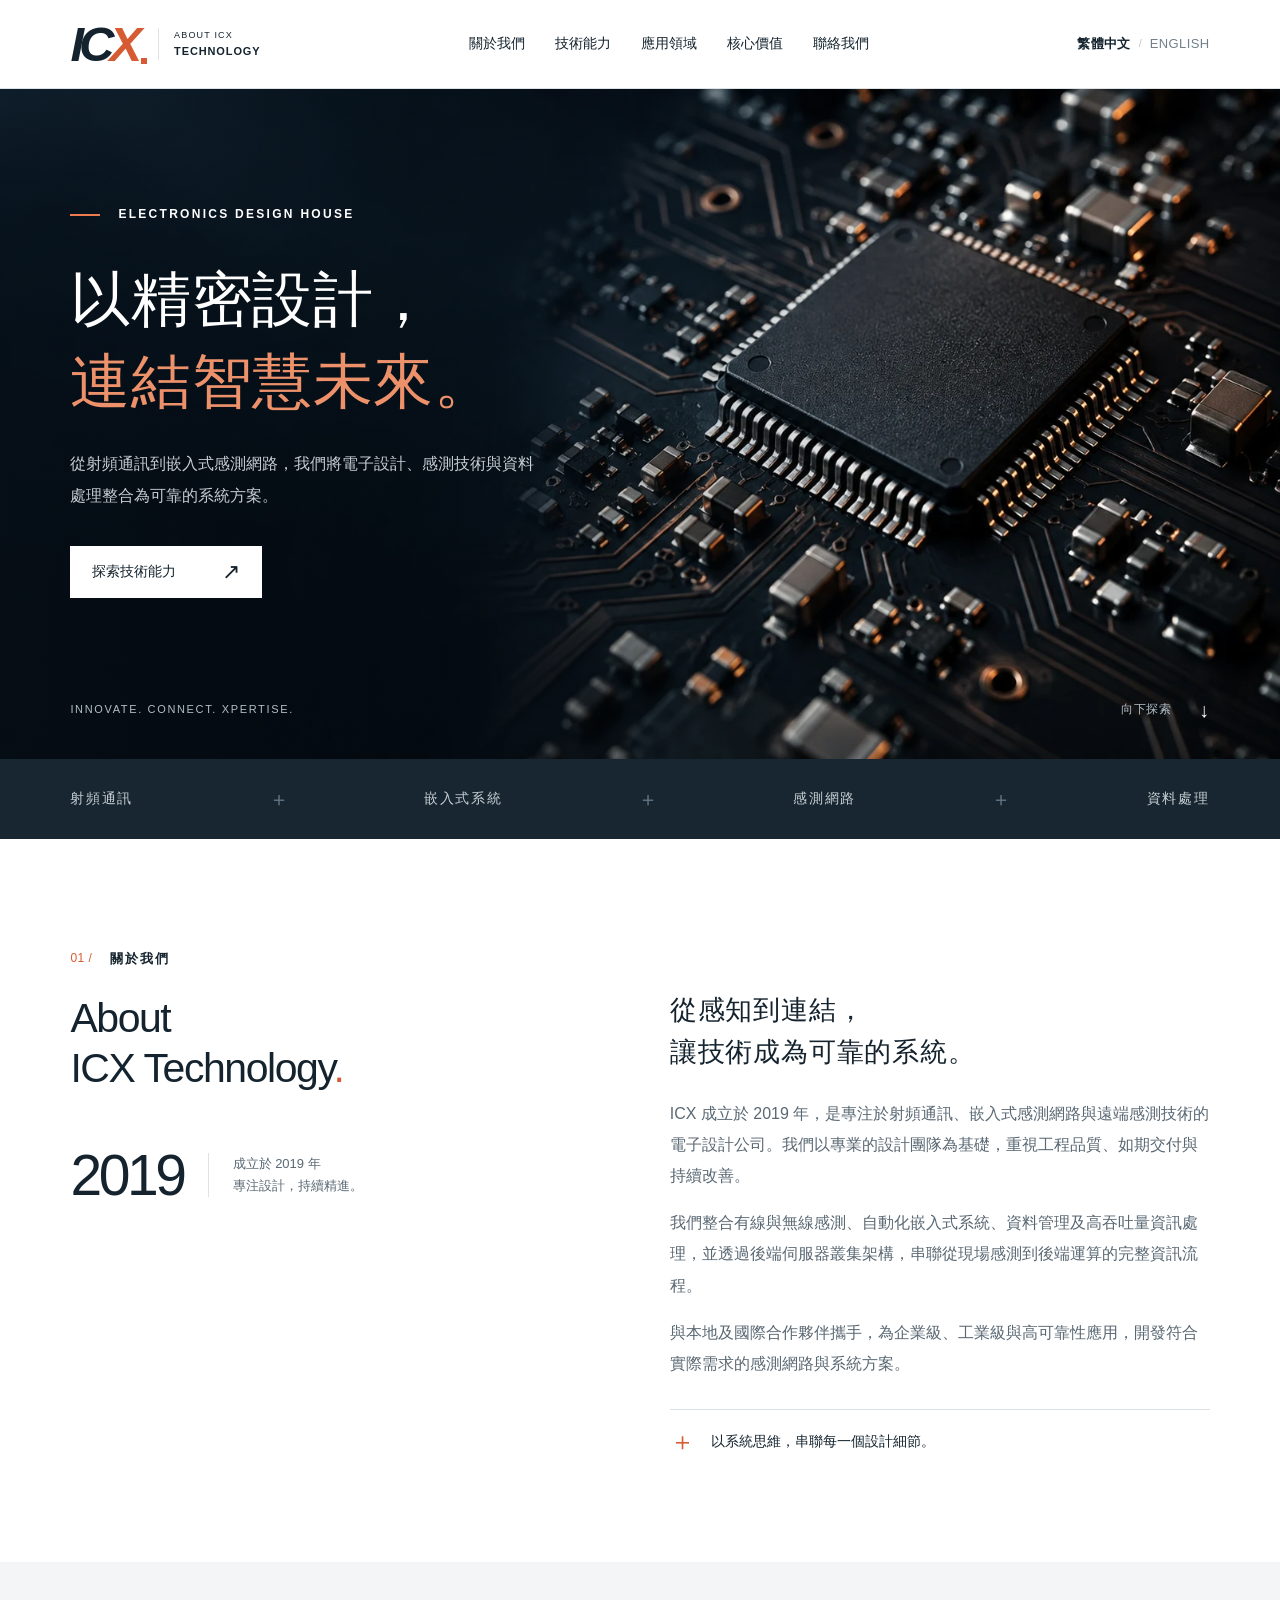
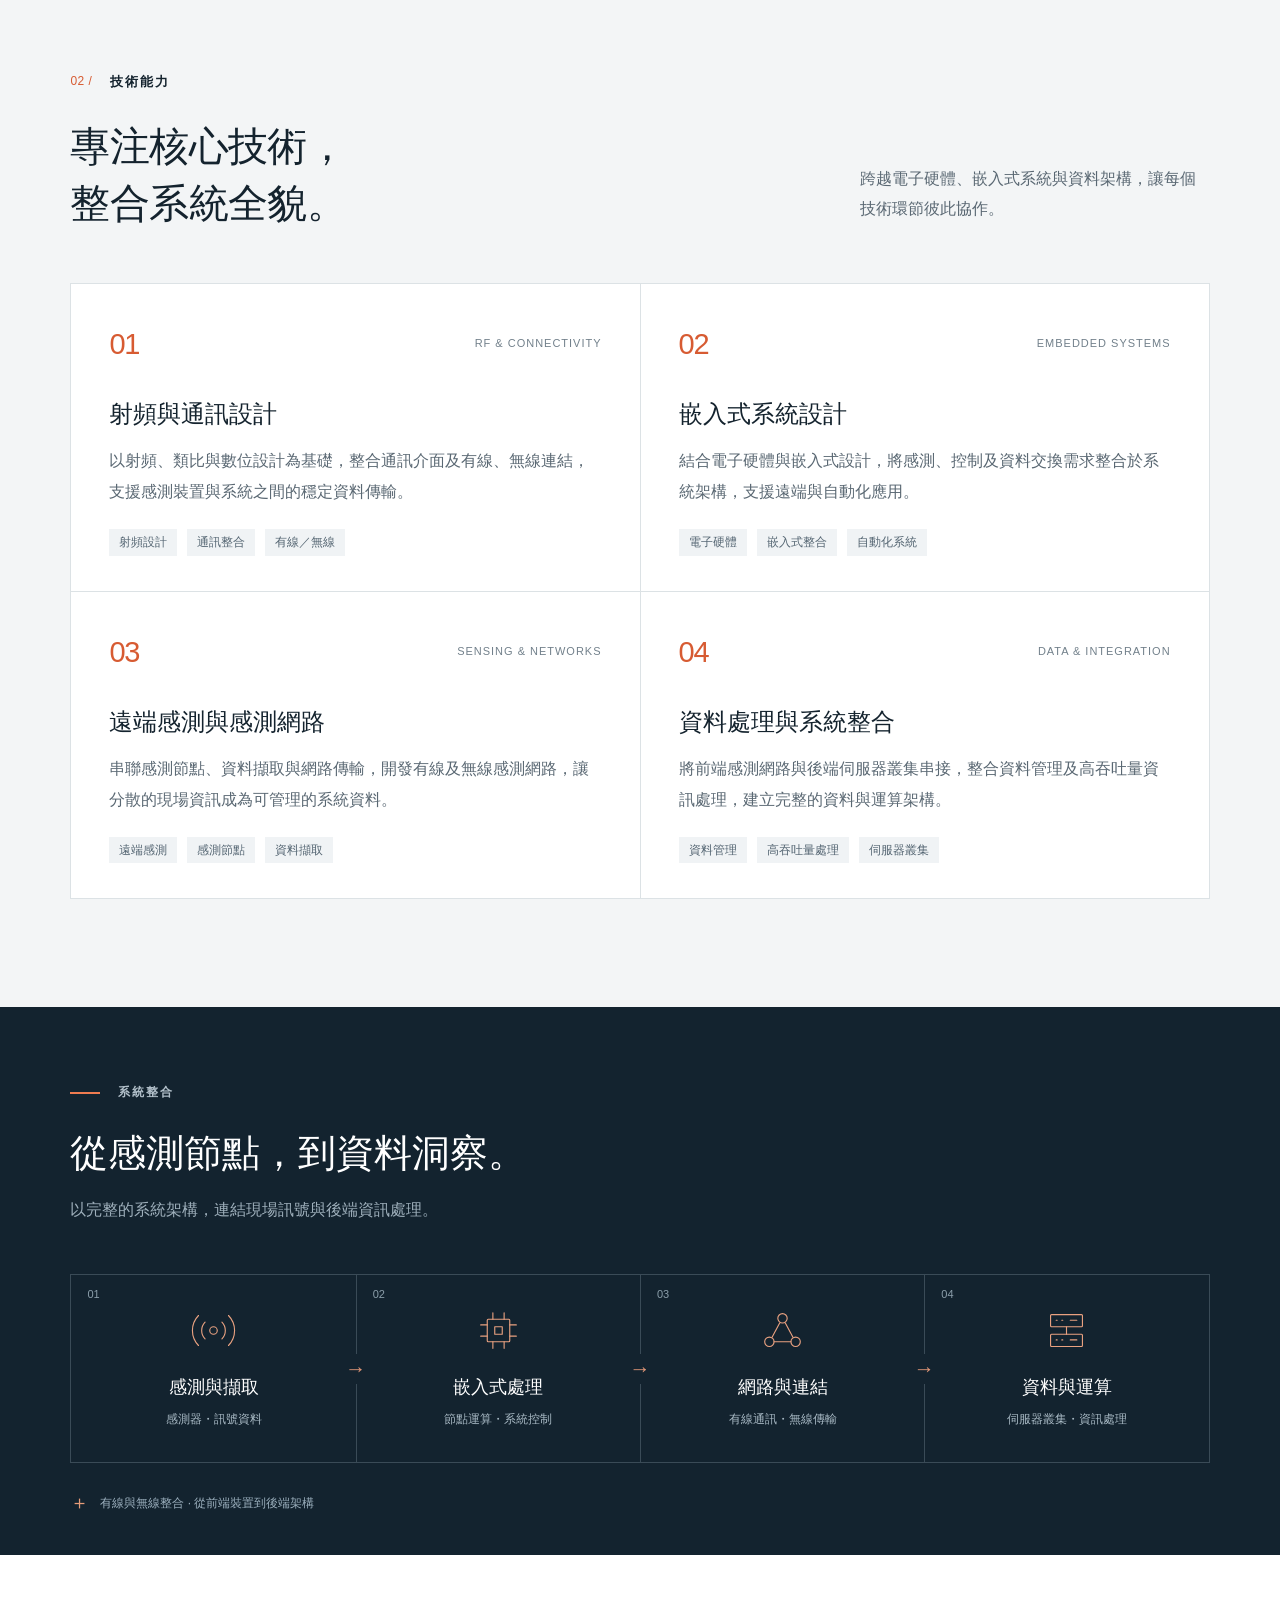
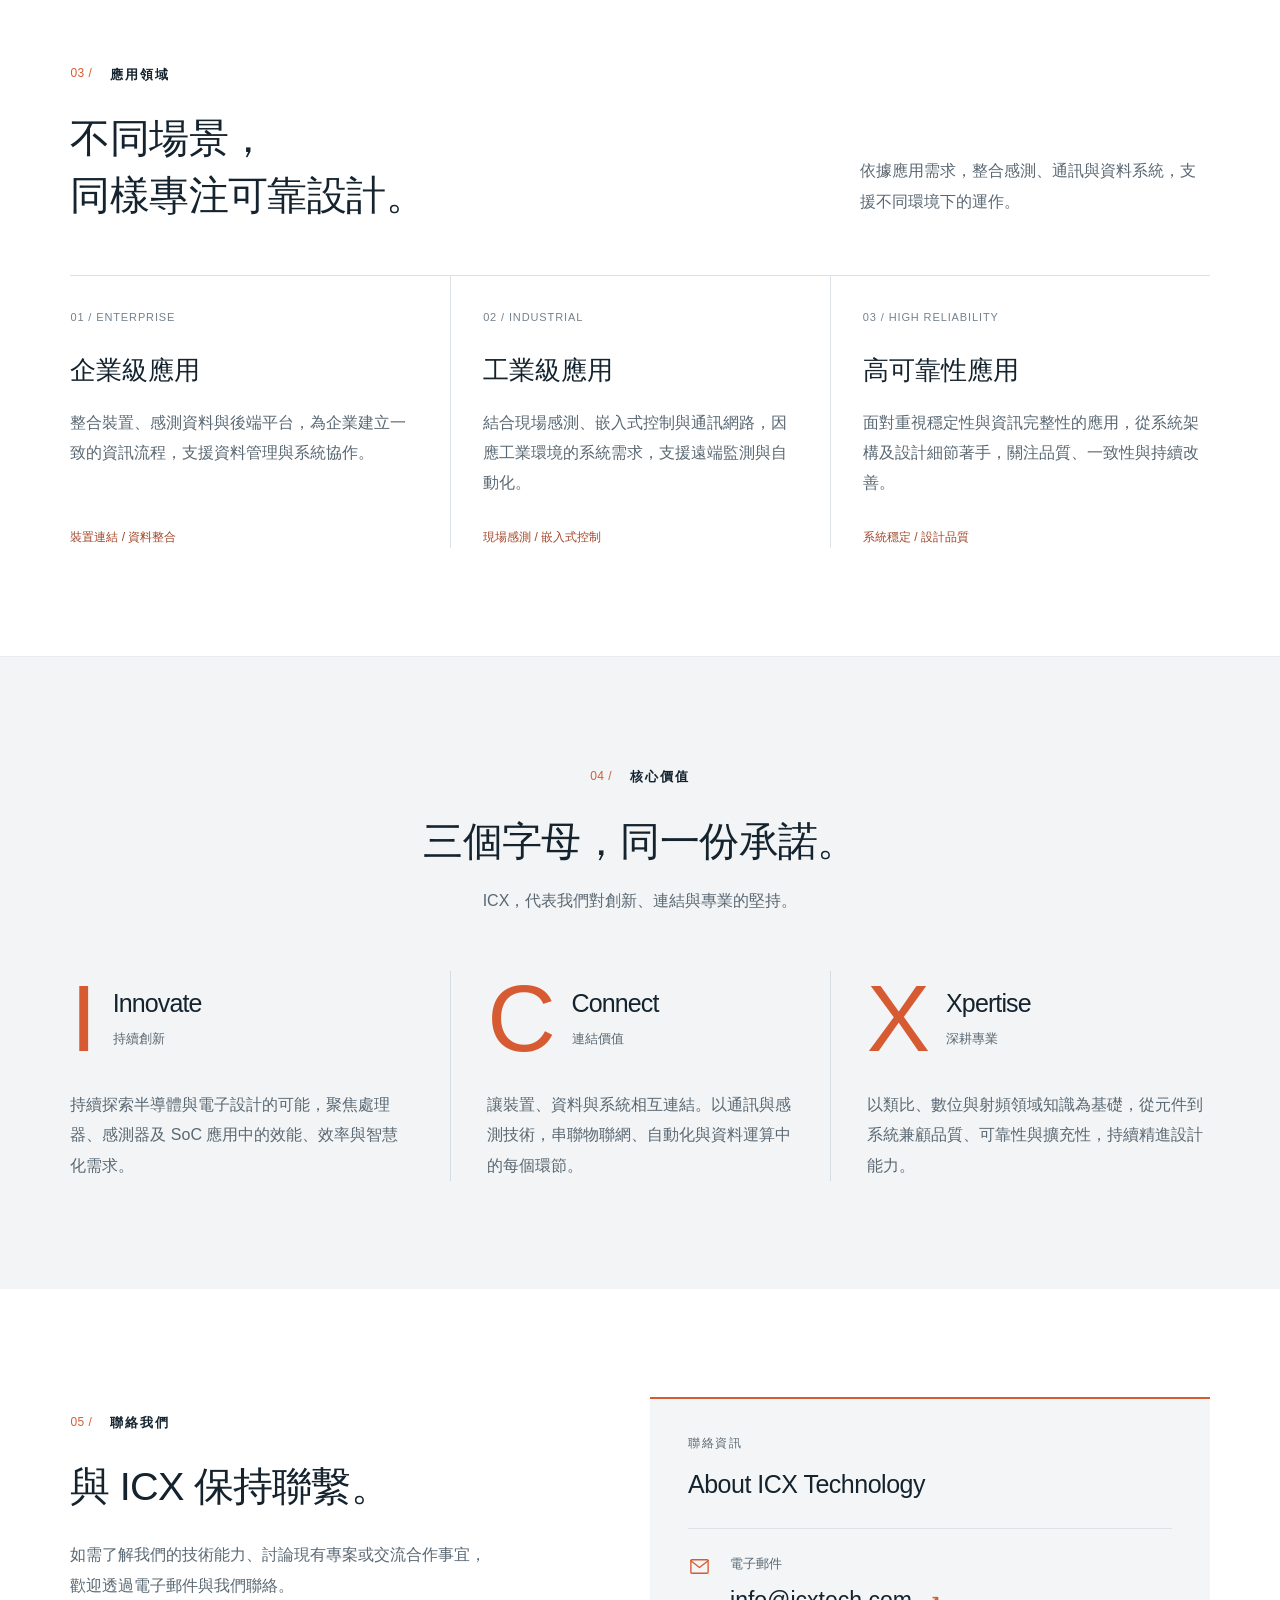
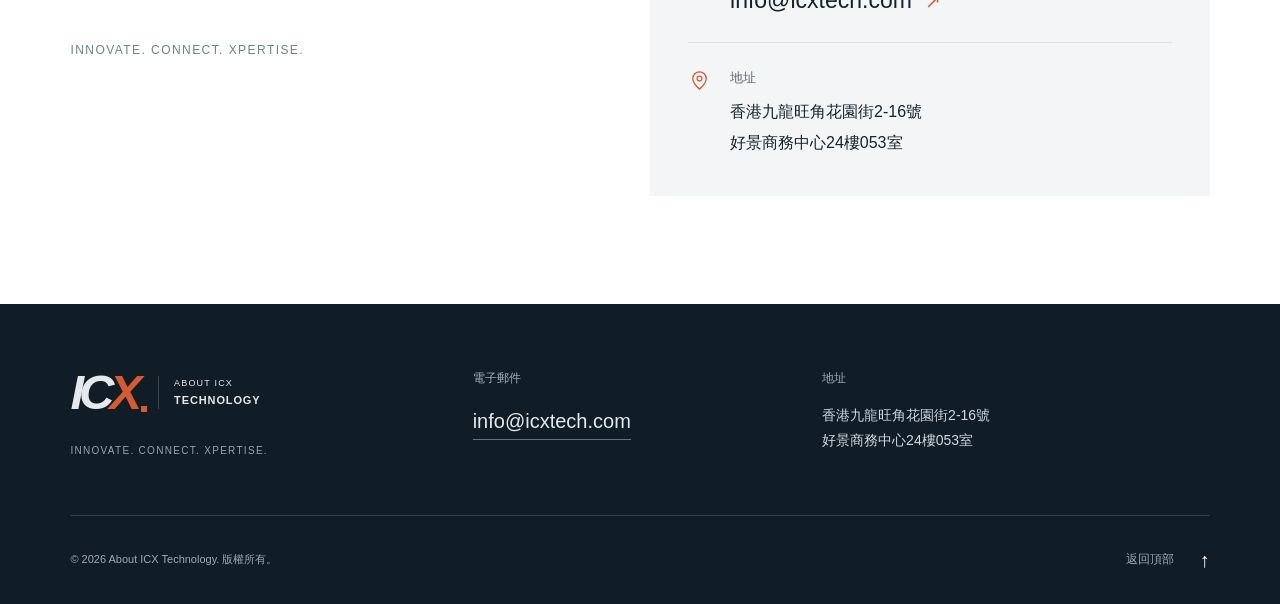
<file: index.html>
<!doctype html>
<html lang="zh-Hant">
<head>
  <meta charset="utf-8">
  <meta name="viewport" content="width=device-width, initial-scale=1">
  <meta name="theme-color" content="#101b25">
  <meta name="description" content="About ICX Technology — 專注射頻通訊、嵌入式感測網路與遠端感測技術的電子設計公司。從感測節點到資料處理，整合可靠的系統方案。">
  <title>About ICX Technology | 電子設計・感測・連結</title>
  <link rel="icon" type="image/svg+xml" href="assets/favicon.svg">
  <link rel="stylesheet" href="styles.css">
  <link rel="preload" as="image" href="assets/circuit-hero.webp">
  <script src="script.js" defer></script>
</head>
<body>
  <a class="skip-link" href="#main" data-i18n="skip">跳至主要內容</a>
  <header class="site-header">
    <div class="header-inner">
      <a class="brand" href="#top" aria-label="About ICX Technology">
        <span class="brand-mark" aria-hidden="true">IC<span>X</span><i></i></span>
        <span class="brand-name">ABOUT ICX<br><strong>TECHNOLOGY</strong></span>
      </a>
      <nav class="main-nav" id="main-nav" aria-label="主要導覽" data-i18n-aria="navLabel">
        <a href="#about" data-i18n="navAbout">關於我們</a>
        <a href="#expertise" data-i18n="navExpertise">技術能力</a>
        <a href="#applications" data-i18n="navApplications">應用領域</a>
        <a href="#values" data-i18n="navValues">核心價值</a>
        <a href="#contact" data-i18n="navContact">聯絡我們</a>
      </nav>
      <div class="header-controls">
        <div class="language-switch" role="group" aria-label="語言 / Language">
          <button type="button" data-lang="zh-Hant" lang="zh-Hant" aria-pressed="true">繁體中文</button>
          <span aria-hidden="true">/</span>
          <button type="button" data-lang="en" lang="en" aria-pressed="false">ENGLISH</button>
        </div>
        <button type="button" class="menu-toggle" aria-controls="main-nav" aria-expanded="false" aria-label="開啟選單"><span></span><span></span></button>
      </div>
    </div>
  </header>
  <main id="main">
    <section class="hero" id="top" aria-labelledby="hero-title">
      <img class="hero-image" src="assets/circuit-hero.webp" alt="" width="1604" height="980" fetchpriority="high">
      <div class="hero-shade"></div>
      <div class="hero-inner container">
        <p class="eyebrow light"><span class="accent-rule"></span>ELECTRONICS DESIGN HOUSE</p>
        <h1 id="hero-title"><span data-i18n="heroLine1">以精密設計，</span><br><span class="hero-accent" data-i18n="heroLine2">連結智慧未來。</span></h1>
        <p class="hero-description" data-i18n="heroDescription">從射頻通訊到嵌入式感測網路，我們將電子設計、感測技術與資料處理整合為可靠的系統方案。</p>
        <a class="button button-light" href="#expertise"><span data-i18n="explore">探索技術能力</span><span aria-hidden="true">↗</span></a>
      </div>
      <div class="hero-bottom container">
        <span>INNOVATE. CONNECT. XPERTISE.</span>
        <a href="#about"><span data-i18n="scroll">向下探索</span><span aria-hidden="true">↓</span></a>
      </div>
    </section>
    <div class="discipline-strip" aria-label="核心技術" data-i18n-aria="disciplinesLabel">
      <div class="container discipline-inner"><span data-i18n="discipline1">射頻通訊</span><b aria-hidden="true">＋</b><span data-i18n="discipline2">嵌入式系統</span><b aria-hidden="true">＋</b><span data-i18n="discipline3">感測網路</span><b aria-hidden="true">＋</b><span data-i18n="discipline4">資料處理</span></div>
    </div>
    <section class="section about-section" id="about" aria-labelledby="about-title">
      <div class="container about-grid">
        <div class="section-intro"><p class="eyebrow"><span class="section-index">01 /</span><span data-i18n="aboutEyebrow">關於我們</span></p><h2 id="about-title">About<br>ICX Technology<span class="orange">.</span></h2><div class="since"><span>2019</span><p data-i18n="since">成立於 2019 年<br>專注設計，持續精進。</p></div></div>
        <div class="about-content"><h3 data-i18n="aboutHeading">從感知到連結，<br>讓技術成為可靠的系統。</h3><p data-i18n="aboutP1">ICX 成立於 2019 年，是專注於射頻通訊、嵌入式感測網路與遠端感測技術的電子設計公司。我們以專業的設計團隊為基礎，重視工程品質、如期交付與持續改善。</p><p data-i18n="aboutP2">我們整合有線與無線感測、自動化嵌入式系統、資料管理及高吞吐量資訊處理，並透過後端伺服器叢集架構，串聯從現場感測到後端運算的完整資訊流程。</p><p data-i18n="aboutP3">與本地及國際合作夥伴攜手，為企業級、工業級與高可靠性應用，開發符合實際需求的感測網路與系統方案。</p><div class="about-note"><span class="mini-cross" aria-hidden="true">＋</span><span data-i18n="aboutNote">以系統思維，串聯每一個設計細節。</span></div></div>
      </div>
    </section>
    <section class="section expertise-section" id="expertise" aria-labelledby="expertise-title">
      <div class="container">
        <div class="section-heading"><div><p class="eyebrow"><span class="section-index">02 /</span><span data-i18n="expertiseEyebrow">技術能力</span></p><h2 id="expertise-title" data-i18n="expertiseTitle">專注核心技術，<br>整合系統全貌。</h2></div><p class="section-description" data-i18n="expertiseIntro">跨越電子硬體、嵌入式系統與資料架構，讓每個技術環節彼此協作。</p></div>
        <div class="expertise-grid">
          <article class="expertise-card"><div class="card-top"><span class="card-number">01</span><span class="tech-label">RF & CONNECTIVITY</span></div><h3 data-i18n="rfTitle">射頻與通訊設計</h3><p data-i18n="rfText">以射頻、類比與數位設計為基礎，整合通訊介面及有線、無線連結，支援感測裝置與系統之間的穩定資料傳輸。</p><ul class="tags" aria-label="技術項目" data-i18n-aria="tagsLabel"><li data-i18n="rfTag1">射頻設計</li><li data-i18n="rfTag2">通訊整合</li><li data-i18n="rfTag3">有線／無線</li></ul></article>
          <article class="expertise-card"><div class="card-top"><span class="card-number">02</span><span class="tech-label">EMBEDDED SYSTEMS</span></div><h3 data-i18n="embeddedTitle">嵌入式系統設計</h3><p data-i18n="embeddedText">結合電子硬體與嵌入式設計，將感測、控制及資料交換需求整合於系統架構，支援遠端與自動化應用。</p><ul class="tags" aria-label="技術項目" data-i18n-aria="tagsLabel"><li data-i18n="embeddedTag1">電子硬體</li><li data-i18n="embeddedTag2">嵌入式整合</li><li data-i18n="embeddedTag3">自動化系統</li></ul></article>
          <article class="expertise-card"><div class="card-top"><span class="card-number">03</span><span class="tech-label">SENSING & NETWORKS</span></div><h3 data-i18n="sensingTitle">遠端感測與感測網路</h3><p data-i18n="sensingText">串聯感測節點、資料擷取與網路傳輸，開發有線及無線感測網路，讓分散的現場資訊成為可管理的系統資料。</p><ul class="tags" aria-label="技術項目" data-i18n-aria="tagsLabel"><li data-i18n="sensingTag1">遠端感測</li><li data-i18n="sensingTag2">感測節點</li><li data-i18n="sensingTag3">資料擷取</li></ul></article>
          <article class="expertise-card"><div class="card-top"><span class="card-number">04</span><span class="tech-label">DATA & INTEGRATION</span></div><h3 data-i18n="dataTitle">資料處理與系統整合</h3><p data-i18n="dataText">將前端感測網路與後端伺服器叢集串接，整合資料管理及高吞吐量資訊處理，建立完整的資料與運算架構。</p><ul class="tags" aria-label="技術項目" data-i18n-aria="tagsLabel"><li data-i18n="dataTag1">資料管理</li><li data-i18n="dataTag2">高吞吐量處理</li><li data-i18n="dataTag3">伺服器叢集</li></ul></article>
        </div>
      </div>
    </section>
    <section class="system-section" aria-labelledby="system-title">
      <div class="container">
        <div class="system-heading"><p class="eyebrow"><span class="accent-rule"></span><span data-i18n="systemEyebrow">系統整合</span></p><h2 id="system-title" data-i18n="systemTitle">從感測節點，到資料洞察。</h2><p data-i18n="systemIntro">以完整的系統架構，連結現場訊號與後端資訊處理。</p></div>
        <ol class="system-flow" aria-label="系統資料流程" data-i18n-aria="flowLabel">
          <li><span class="flow-number">01</span><div class="flow-symbol" aria-hidden="true"><svg viewBox="0 0 48 48"><circle cx="24" cy="24" r="4"/><path d="M15 15a13 13 0 0 0 0 18m18-18a13 13 0 0 1 0 18M8 8a23 23 0 0 0 0 32M40 8a23 23 0 0 1 0 32"/></svg></div><h3 data-i18n="flow1">感測與擷取</h3><p data-i18n="flow1sub">感測器・訊號資料</p><span class="flow-arrow" aria-hidden="true">→</span></li>
          <li><span class="flow-number">02</span><div class="flow-symbol" aria-hidden="true"><svg viewBox="0 0 48 48"><rect x="12" y="12" width="24" height="24" rx="1"/><path d="M18 5v7m12-7v7M18 36v7m12-7v7M5 18h7m-7 12h7m24-12h7m-7 12h7"/><rect x="20" y="20" width="8" height="8"/></svg></div><h3 data-i18n="flow2">嵌入式處理</h3><p data-i18n="flow2sub">節點運算・系統控制</p><span class="flow-arrow" aria-hidden="true">→</span></li>
          <li><span class="flow-number">03</span><div class="flow-symbol" aria-hidden="true"><svg viewBox="0 0 48 48"><circle cx="24" cy="11" r="5"/><circle cx="10" cy="36" r="5"/><circle cx="38" cy="36" r="5"/><path d="M21 16 13 31m14-15 8 15M15 36h18"/></svg></div><h3 data-i18n="flow3">網路與連結</h3><p data-i18n="flow3sub">有線通訊・無線傳輸</p><span class="flow-arrow" aria-hidden="true">→</span></li>
          <li><span class="flow-number">04</span><div class="flow-symbol" aria-hidden="true"><svg viewBox="0 0 48 48"><rect x="7" y="7" width="34" height="13" rx="1"/><rect x="7" y="28" width="34" height="13" rx="1"/><path d="M13 13h1m5 0h1m8 0h7M13 34h1m5 0h1m8 0h7M24 20v8"/></svg></div><h3 data-i18n="flow4">資料與運算</h3><p data-i18n="flow4sub">伺服器叢集・資訊處理</p></li>
        </ol>
        <p class="system-caption"><span aria-hidden="true">＋</span><span data-i18n="systemCaption">有線與無線整合 · 從前端裝置到後端架構</span></p>
      </div>
    </section>
    <section class="section applications-section" id="applications" aria-labelledby="applications-title">
      <div class="container">
        <div class="section-heading"><div><p class="eyebrow"><span class="section-index">03 /</span><span data-i18n="applicationsEyebrow">應用領域</span></p><h2 id="applications-title" data-i18n="applicationsTitle">不同場景，<br>同樣專注可靠設計。</h2></div><p class="section-description" data-i18n="applicationsIntro">依據應用需求，整合感測、通訊與資料系統，支援不同環境下的運作。</p></div>
        <div class="applications-grid">
          <article class="application"><span class="application-code">01 / ENTERPRISE</span><h3 data-i18n="enterpriseTitle">企業級應用</h3><p data-i18n="enterpriseText">整合裝置、感測資料與後端平台，為企業建立一致的資訊流程，支援資料管理與系統協作。</p><p class="application-focus" data-i18n="enterpriseFocus">裝置連結 / 資料整合</p></article>
          <article class="application"><span class="application-code">02 / INDUSTRIAL</span><h3 data-i18n="industrialTitle">工業級應用</h3><p data-i18n="industrialText">結合現場感測、嵌入式控制與通訊網路，因應工業環境的系統需求，支援遠端監測與自動化。</p><p class="application-focus" data-i18n="industrialFocus">現場感測 / 嵌入式控制</p></article>
          <article class="application"><span class="application-code">03 / HIGH RELIABILITY</span><h3 data-i18n="reliabilityTitle">高可靠性應用</h3><p data-i18n="reliabilityText">面對重視穩定性與資訊完整性的應用，從系統架構及設計細節著手，關注品質、一致性與持續改善。</p><p class="application-focus" data-i18n="reliabilityFocus">系統穩定 / 設計品質</p></article>
        </div>
      </div>
    </section>
    <section class="section values-section" id="values" aria-labelledby="values-title">
      <div class="container">
        <div class="values-heading"><p class="eyebrow"><span class="section-index">04 /</span><span data-i18n="valuesEyebrow">核心價值</span></p><h2 id="values-title" data-i18n="valuesTitle">三個字母，同一份承諾。</h2><p data-i18n="valuesIntro">ICX，代表我們對創新、連結與專業的堅持。</p></div>
        <div class="values-grid">
          <article class="value"><div class="value-title"><span class="value-letter" aria-hidden="true">I</span><div><h3>Innovate</h3><p data-i18n="innovateLabel">持續創新</p></div></div><p data-i18n="innovateText">持續探索半導體與電子設計的可能，聚焦處理器、感測器及 SoC 應用中的效能、效率與智慧化需求。</p></article>
          <article class="value"><div class="value-title"><span class="value-letter" aria-hidden="true">C</span><div><h3>Connect</h3><p data-i18n="connectLabel">連結價值</p></div></div><p data-i18n="connectText">讓裝置、資料與系統相互連結。以通訊與感測技術，串聯物聯網、自動化與資料運算中的每個環節。</p></article>
          <article class="value"><div class="value-title"><span class="value-letter" aria-hidden="true">X</span><div><h3>Xpertise</h3><p data-i18n="xpertiseLabel">深耕專業</p></div></div><p data-i18n="xpertiseText">以類比、數位與射頻領域知識為基礎，從元件到系統兼顧品質、可靠性與擴充性，持續精進設計能力。</p></article>
        </div>
      </div>
    </section>
    <section class="section contact-section" id="contact" aria-labelledby="contact-title">
      <div class="container contact-grid">
        <div class="contact-intro">
          <p class="eyebrow"><span class="section-index">05 /</span><span data-i18n="contactEyebrow">聯絡我們</span></p>
          <h2 id="contact-title" data-i18n="contactTitle">與 ICX 保持聯繫。</h2>
          <p class="contact-description" data-i18n="contactIntro">如需了解我們的技術能力、討論現有專案或交流合作事宜，歡迎透過電子郵件與我們聯絡。</p>
          <p class="contact-signature">INNOVATE. CONNECT. XPERTISE.</p>
        </div>
        <div class="contact-details">
          <p class="contact-kicker" data-i18n="contactInfo">聯絡資訊</p>
          <h3>About ICX Technology</h3>
          <div class="contact-row">
            <span class="contact-icon" aria-hidden="true"><svg viewBox="0 0 24 24"><rect x="3" y="5" width="18" height="14" rx="1"/><path d="m3 6 9 7 9-7"/></svg></span>
            <div><p class="contact-label" data-i18n="emailLabel">電子郵件</p><a class="contact-email" href="mailto:info@icxtech.com">info@icxtech.com<span aria-hidden="true"> ↗</span></a></div>
          </div>
          <div class="contact-row">
            <span class="contact-icon" aria-hidden="true"><svg viewBox="0 0 24 24"><path d="M19 10c0 5-7 11-7 11S5 15 5 10a7 7 0 1 1 14 0Z"/><circle cx="12" cy="10" r="2.5"/></svg></span>
            <div><p class="contact-label" data-i18n="addressLabel">地址</p><address data-i18n="address">香港九龍旺角花園街2-16號<br>好景商務中心24樓053室</address></div>
          </div>
        </div>
      </div>
    </section>
  </main>
  <footer class="site-footer" id="company-info">
    <div class="container footer-main"><div><a class="brand brand-footer" href="#top" aria-label="About ICX Technology"><span class="brand-mark" aria-hidden="true">IC<span>X</span><i></i></span><span class="brand-name">ABOUT ICX<br><strong>TECHNOLOGY</strong></span></a><p class="footer-tagline">INNOVATE. CONNECT. XPERTISE.</p></div><div><p class="footer-label" data-i18n="emailLabel">電子郵件</p><a class="footer-email" href="mailto:info@icxtech.com">info@icxtech.com</a></div><div><p class="footer-label" data-i18n="addressLabel">地址</p><address data-i18n="address">香港九龍旺角花園街2-16號<br>好景商務中心24樓053室</address></div></div>
    <div class="container footer-bottom"><p>© <span id="year">2026</span> About ICX Technology. <span data-i18n="rights">版權所有。</span></p><a href="#top"><span data-i18n="backTop">返回頂部</span><span aria-hidden="true">↑</span></a></div>
  </footer>
</body>
</html>
</file>
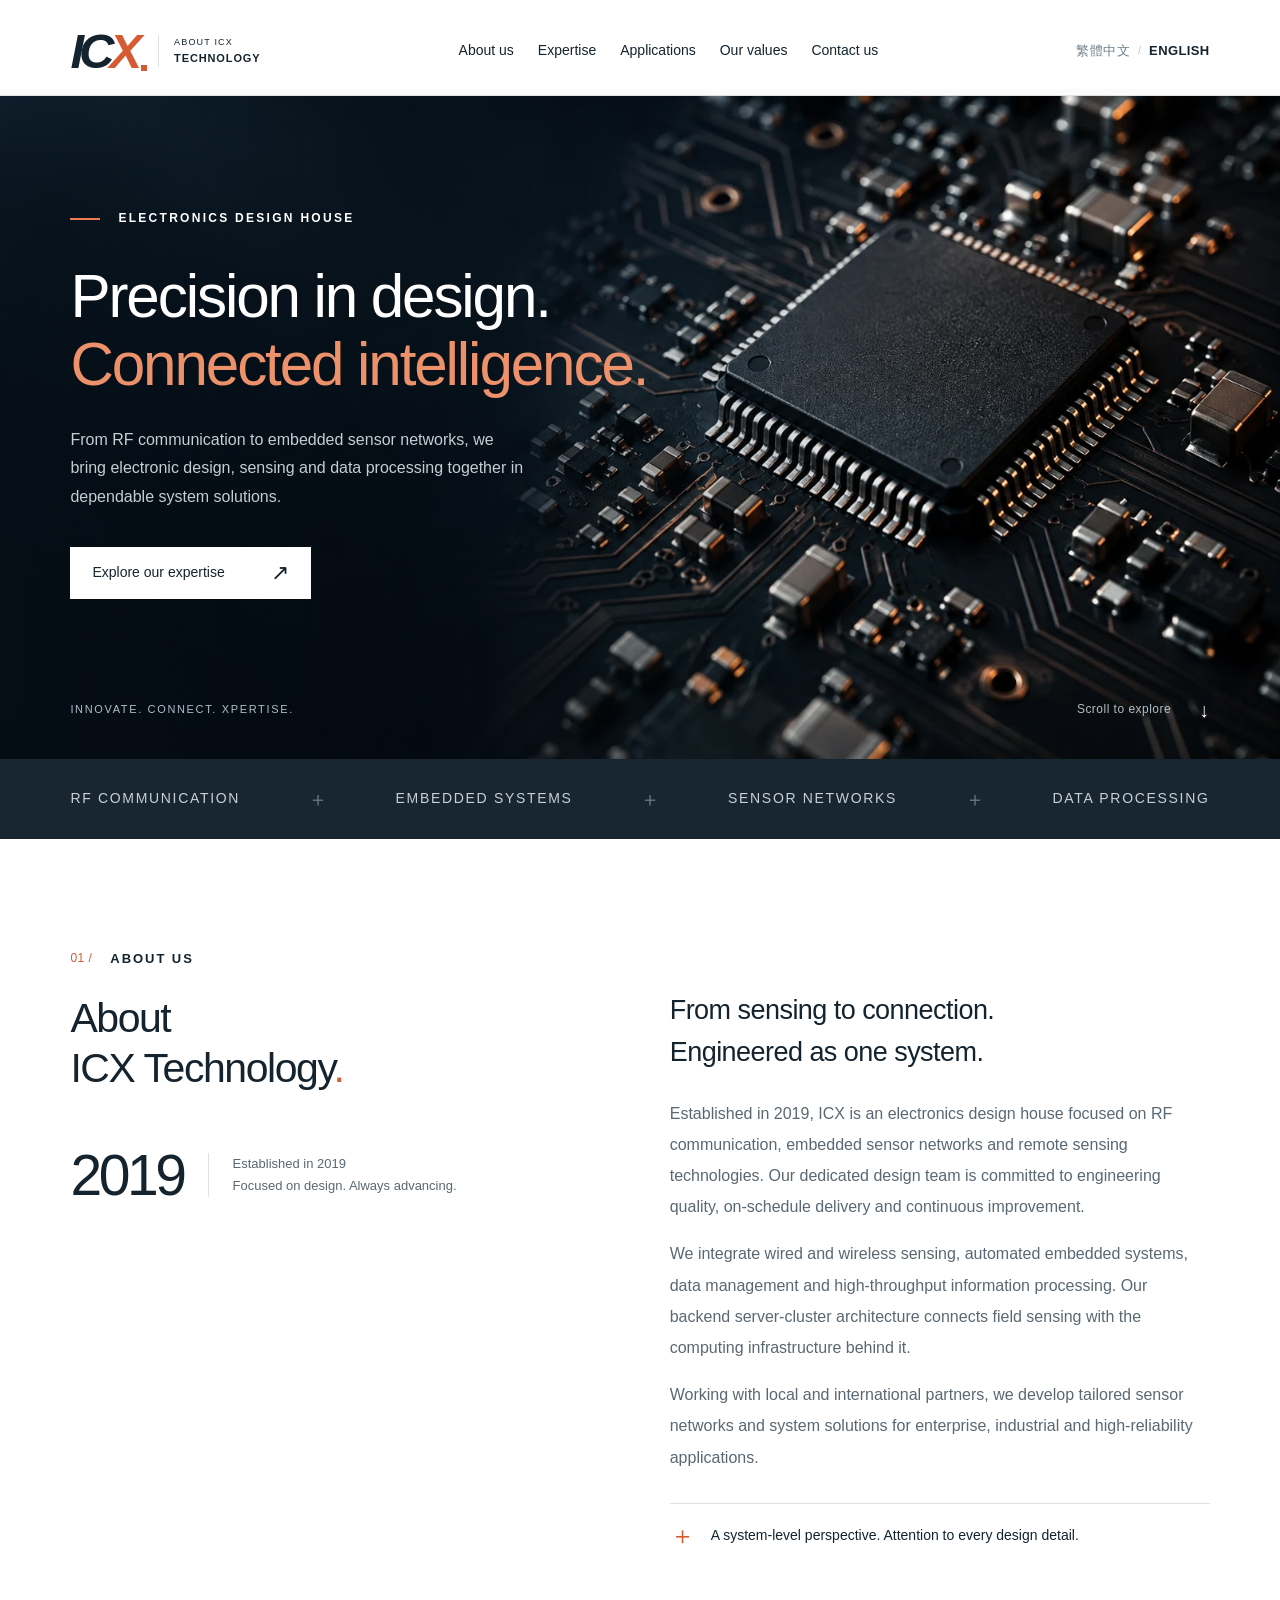
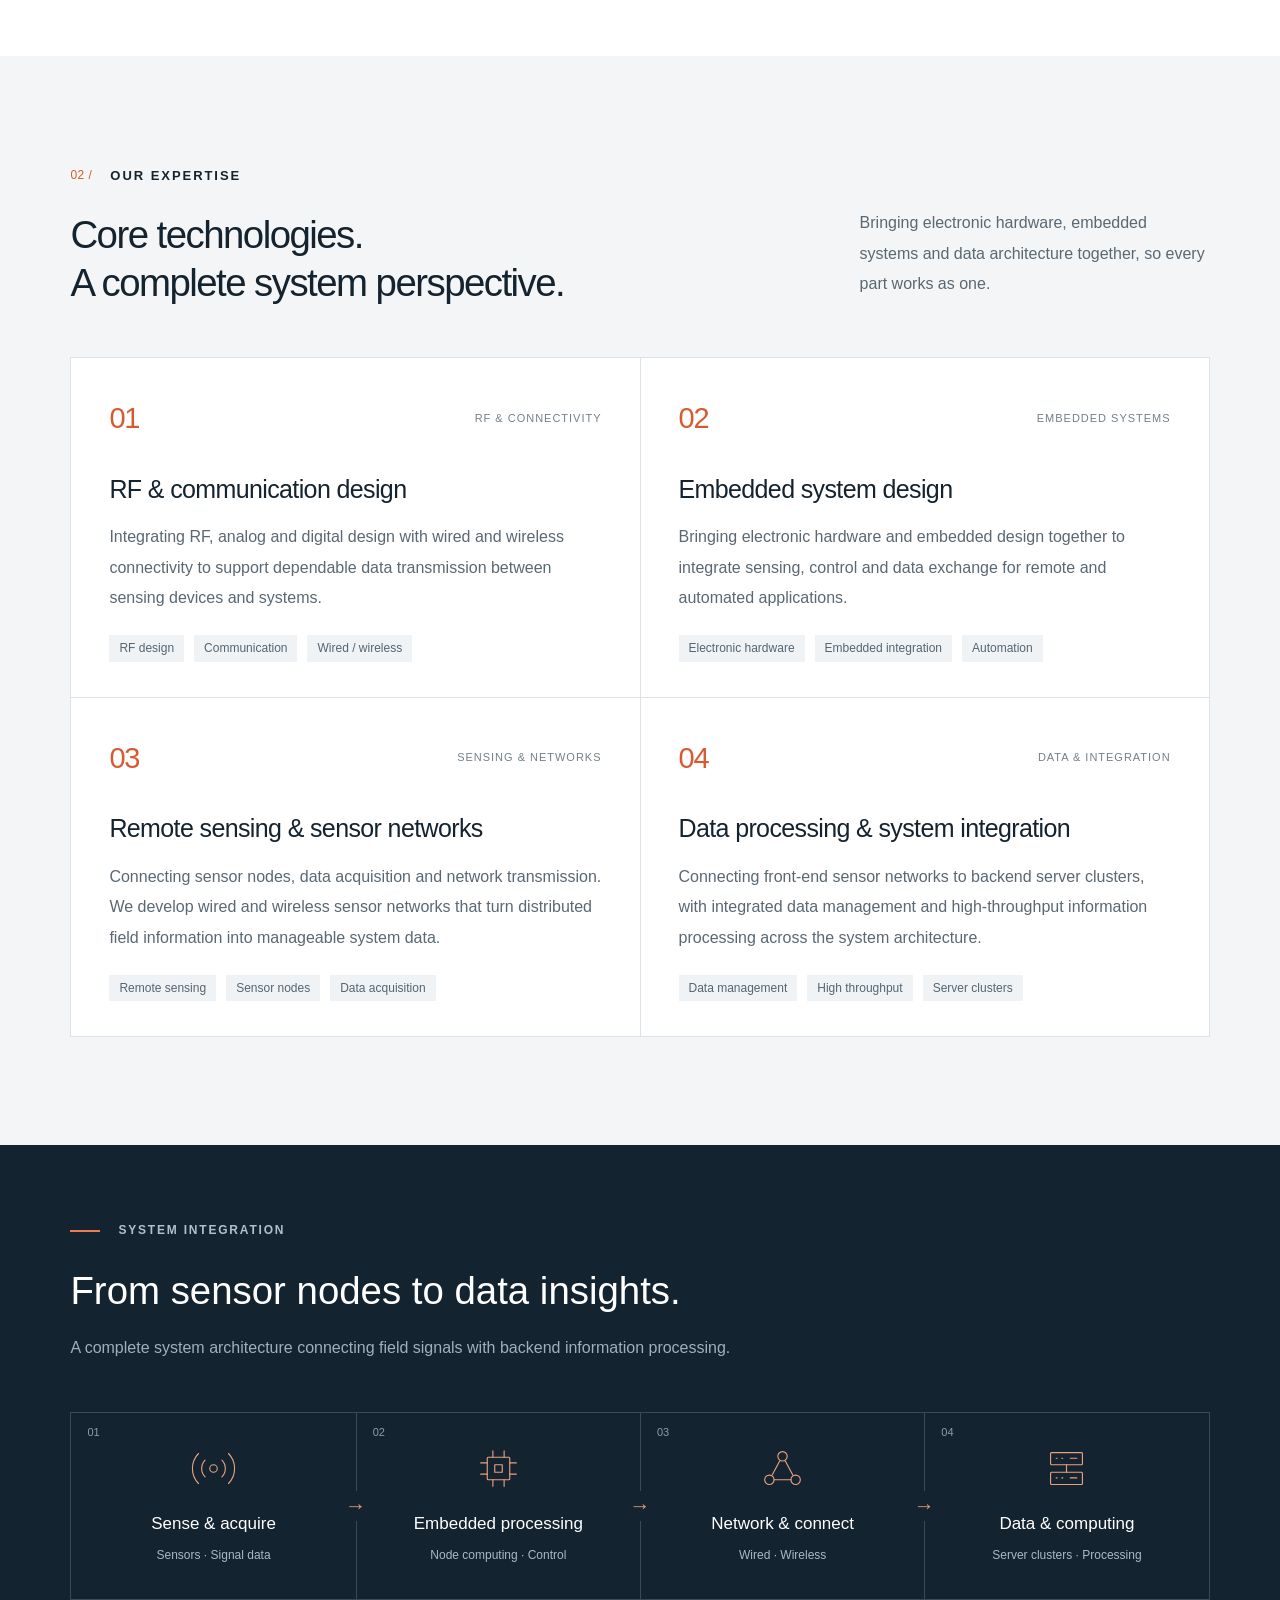
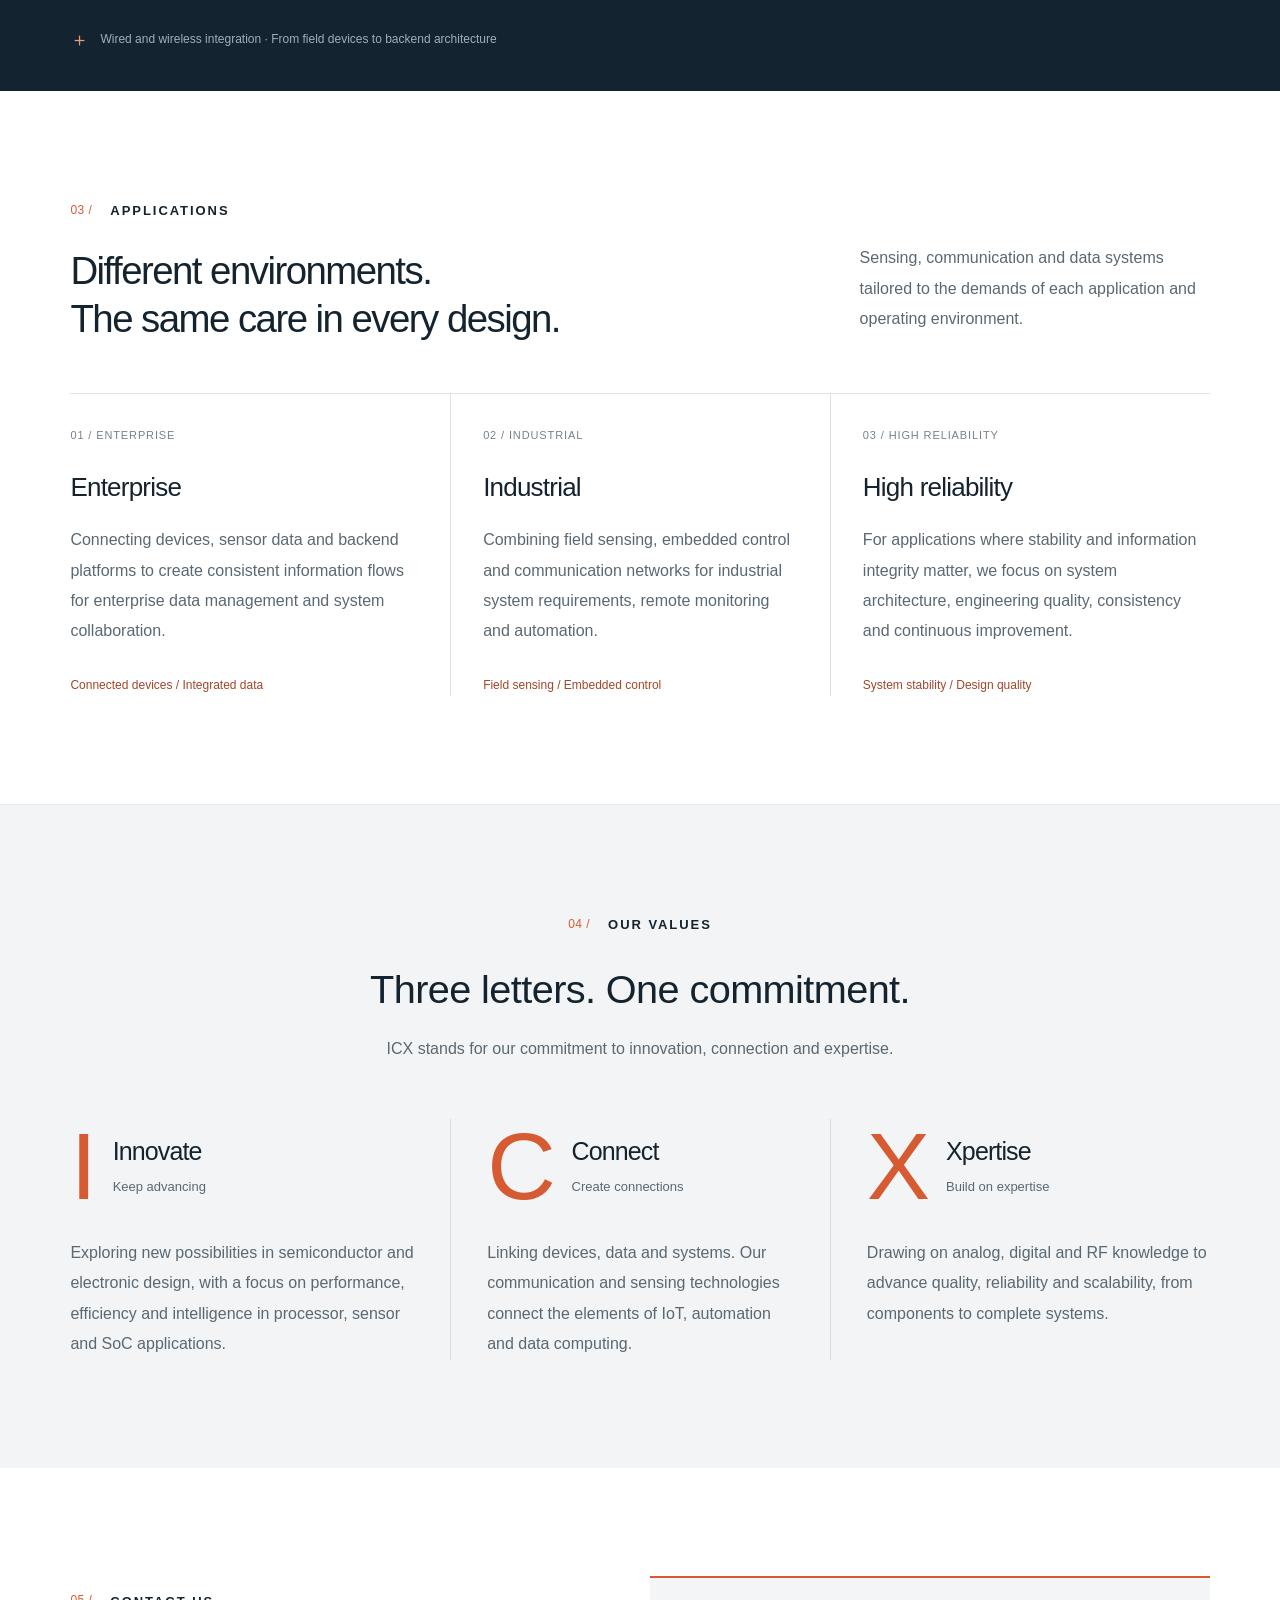
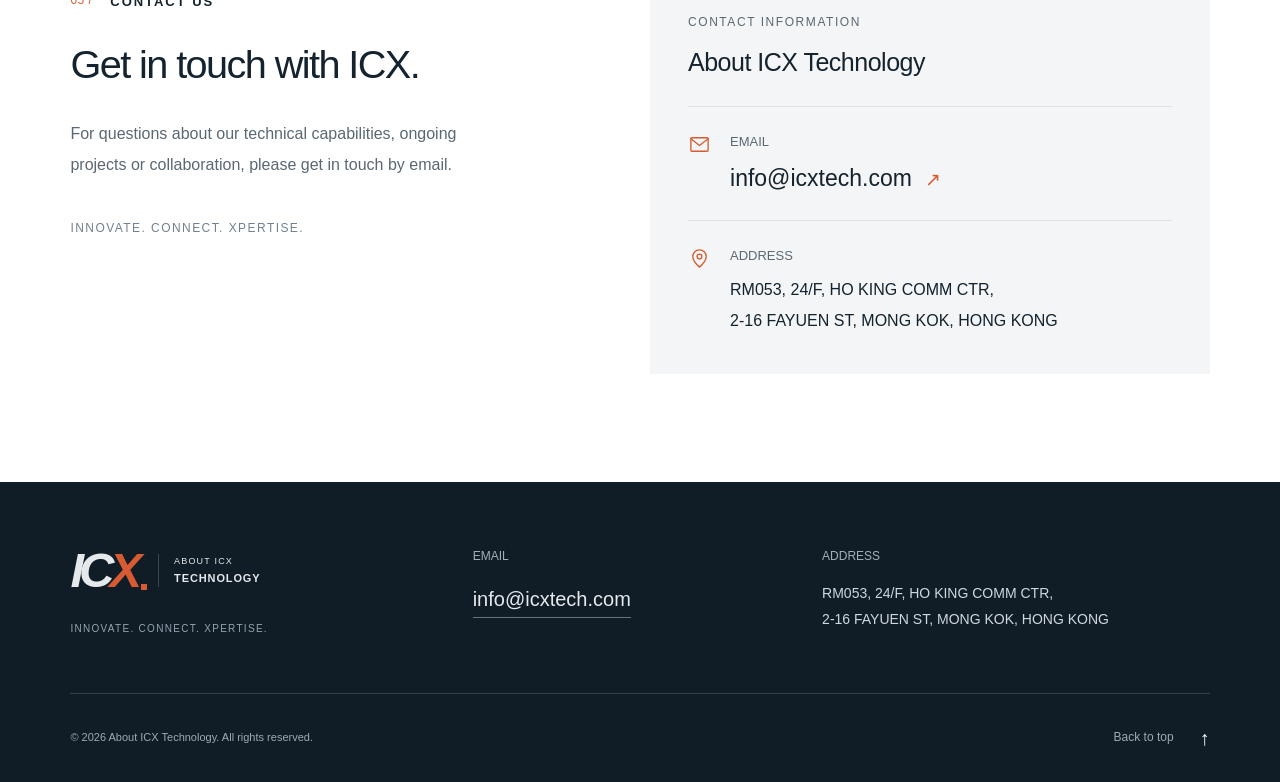
<file: about-en.html>
<!doctype html>
<html lang="en">
<head>
  <meta charset="utf-8">
  <meta name="viewport" content="width=device-width, initial-scale=1">
  <meta http-equiv="refresh" content="0; url=index.html?lang=en#about">
  <title>About ICX Technology</title>
  <link rel="stylesheet" href="styles.css">
</head>
<body><main class="container section"><h1>About ICX Technology</h1><p><a href="index.html?lang=en#about">Continue to our company overview →</a></p></main></body>
</html>
</file>
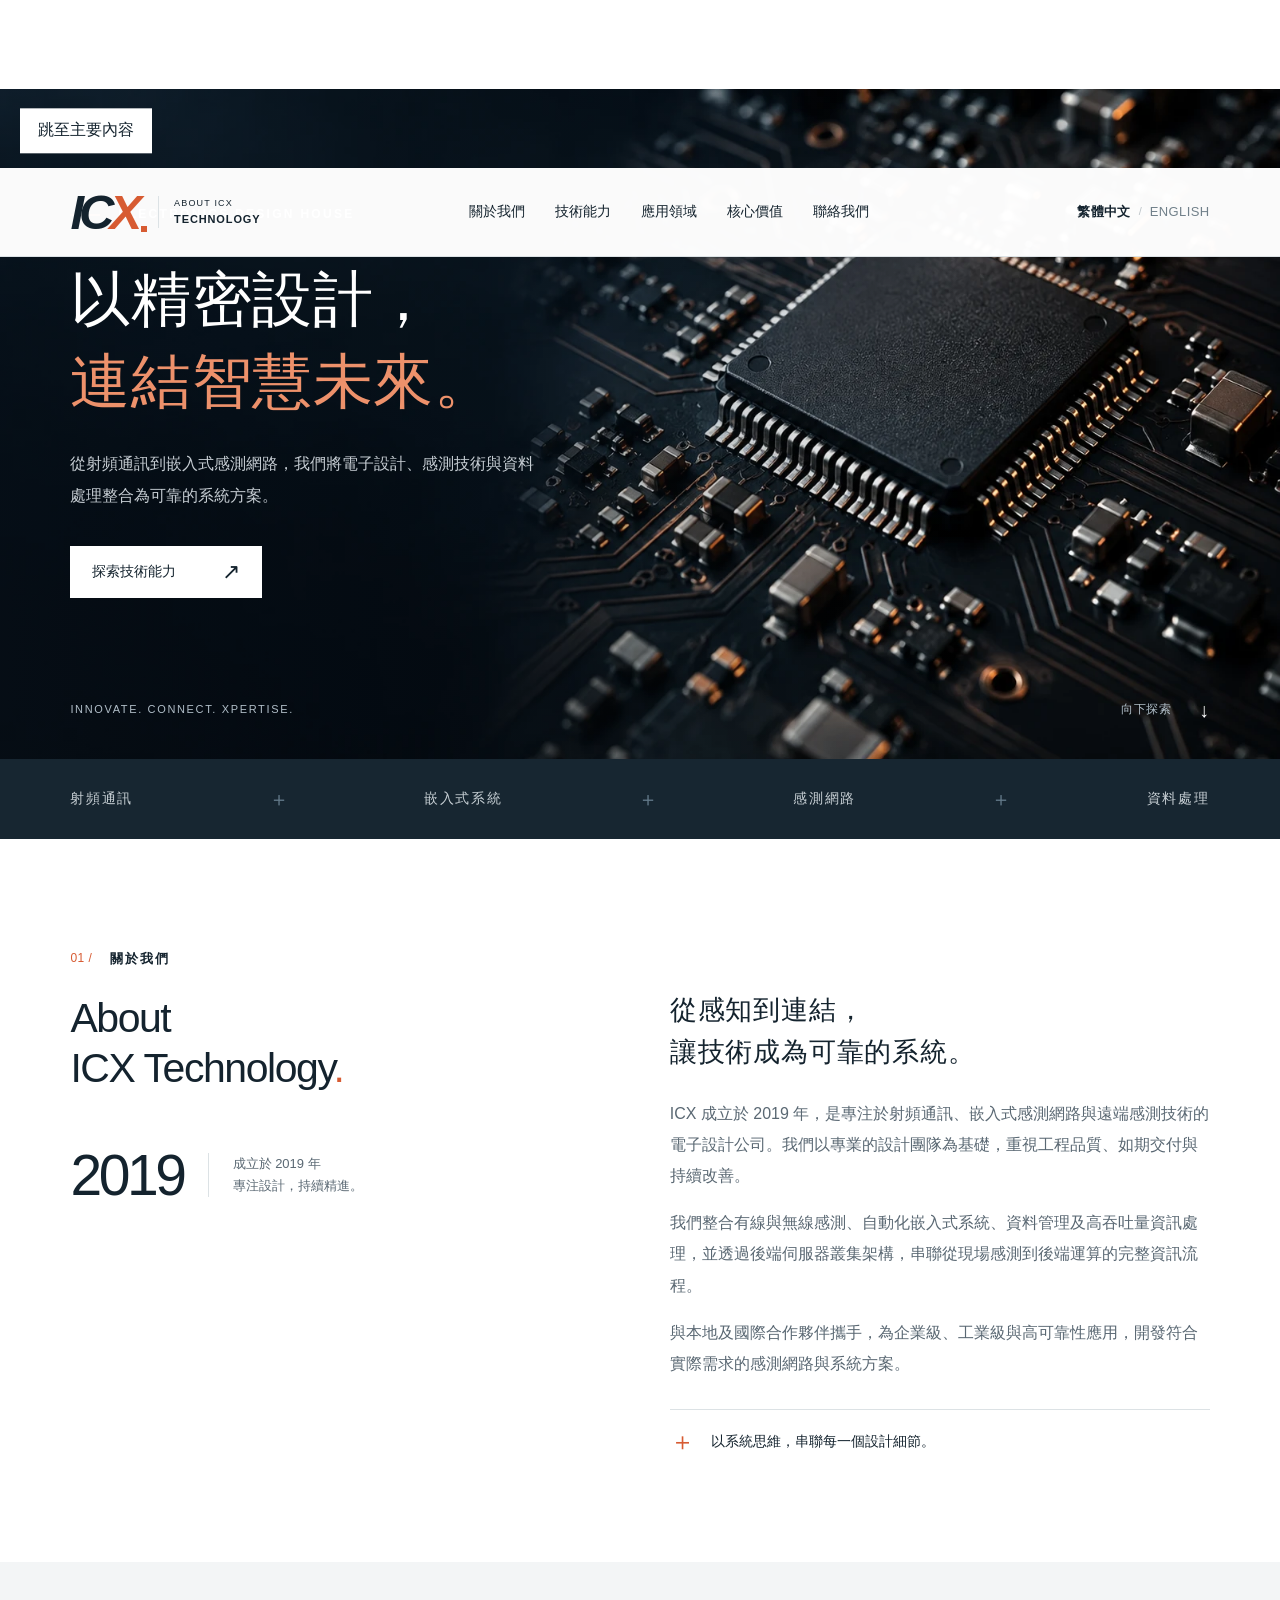
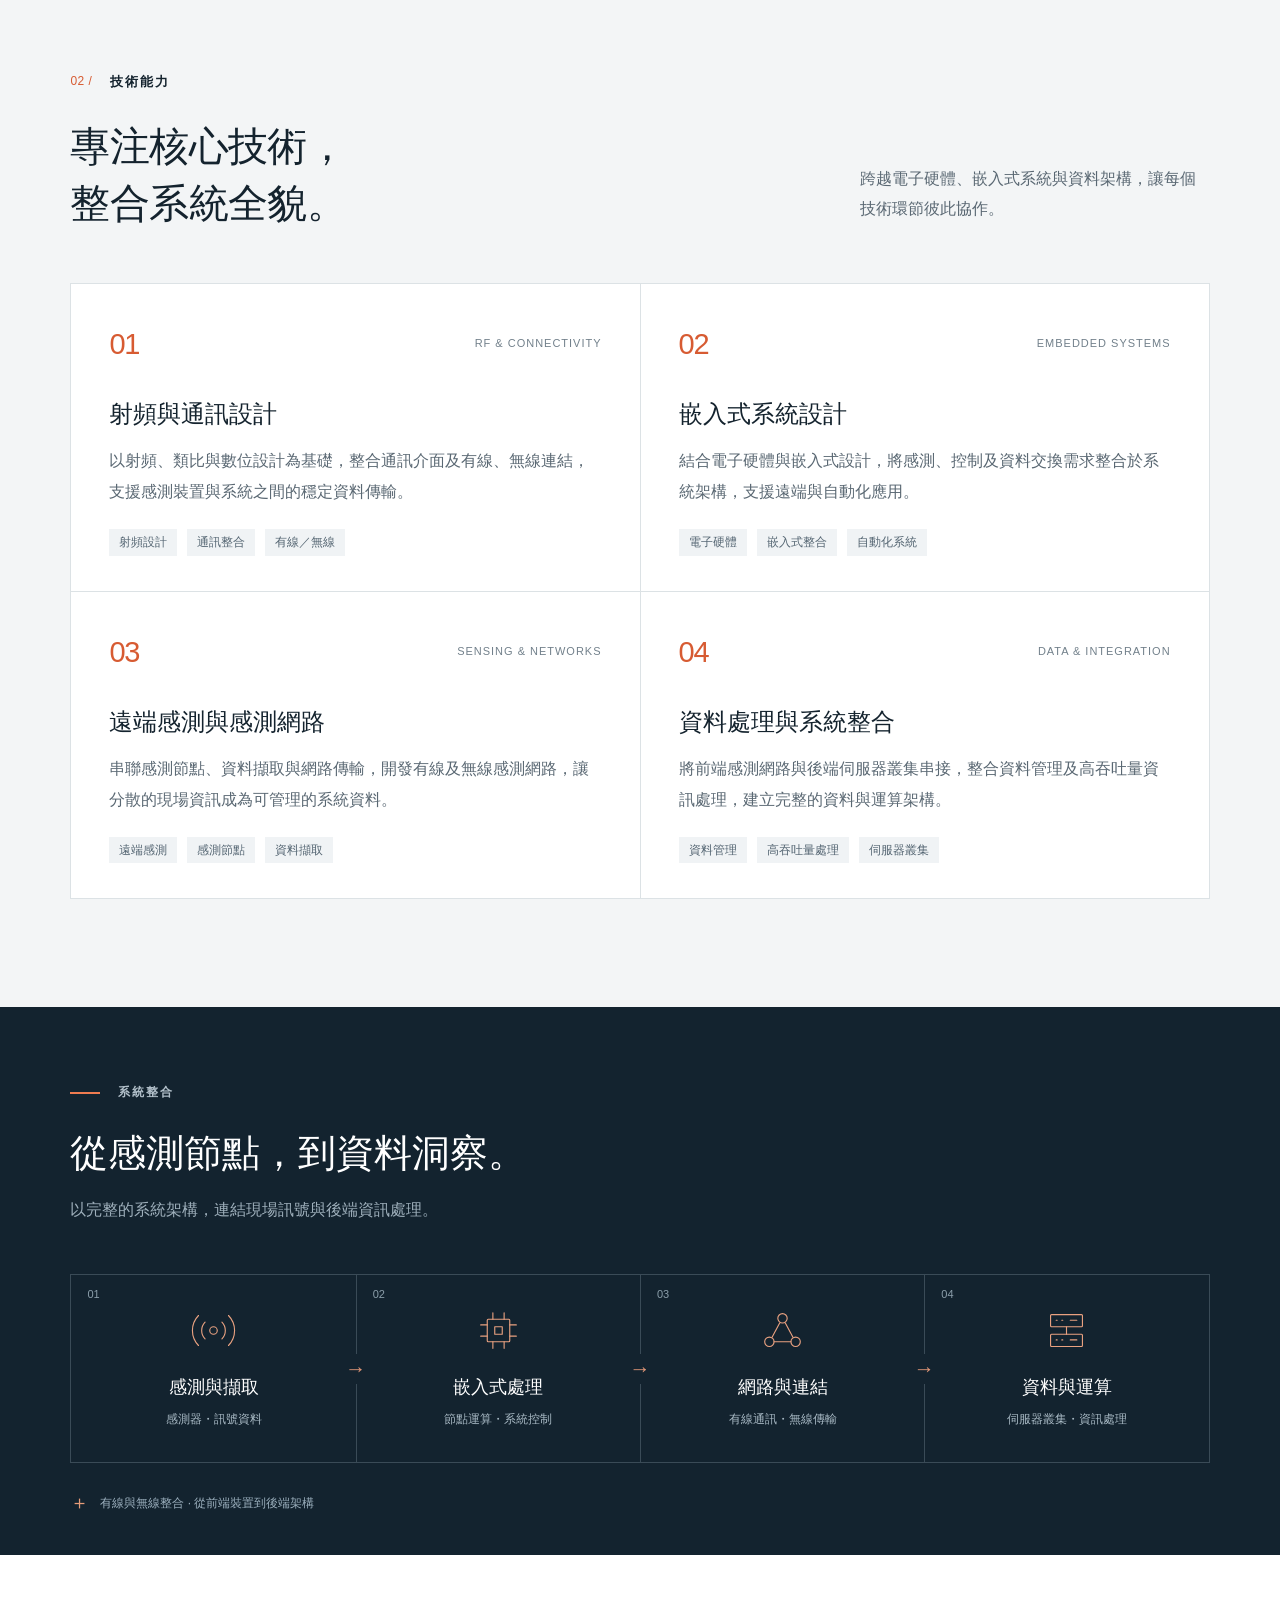
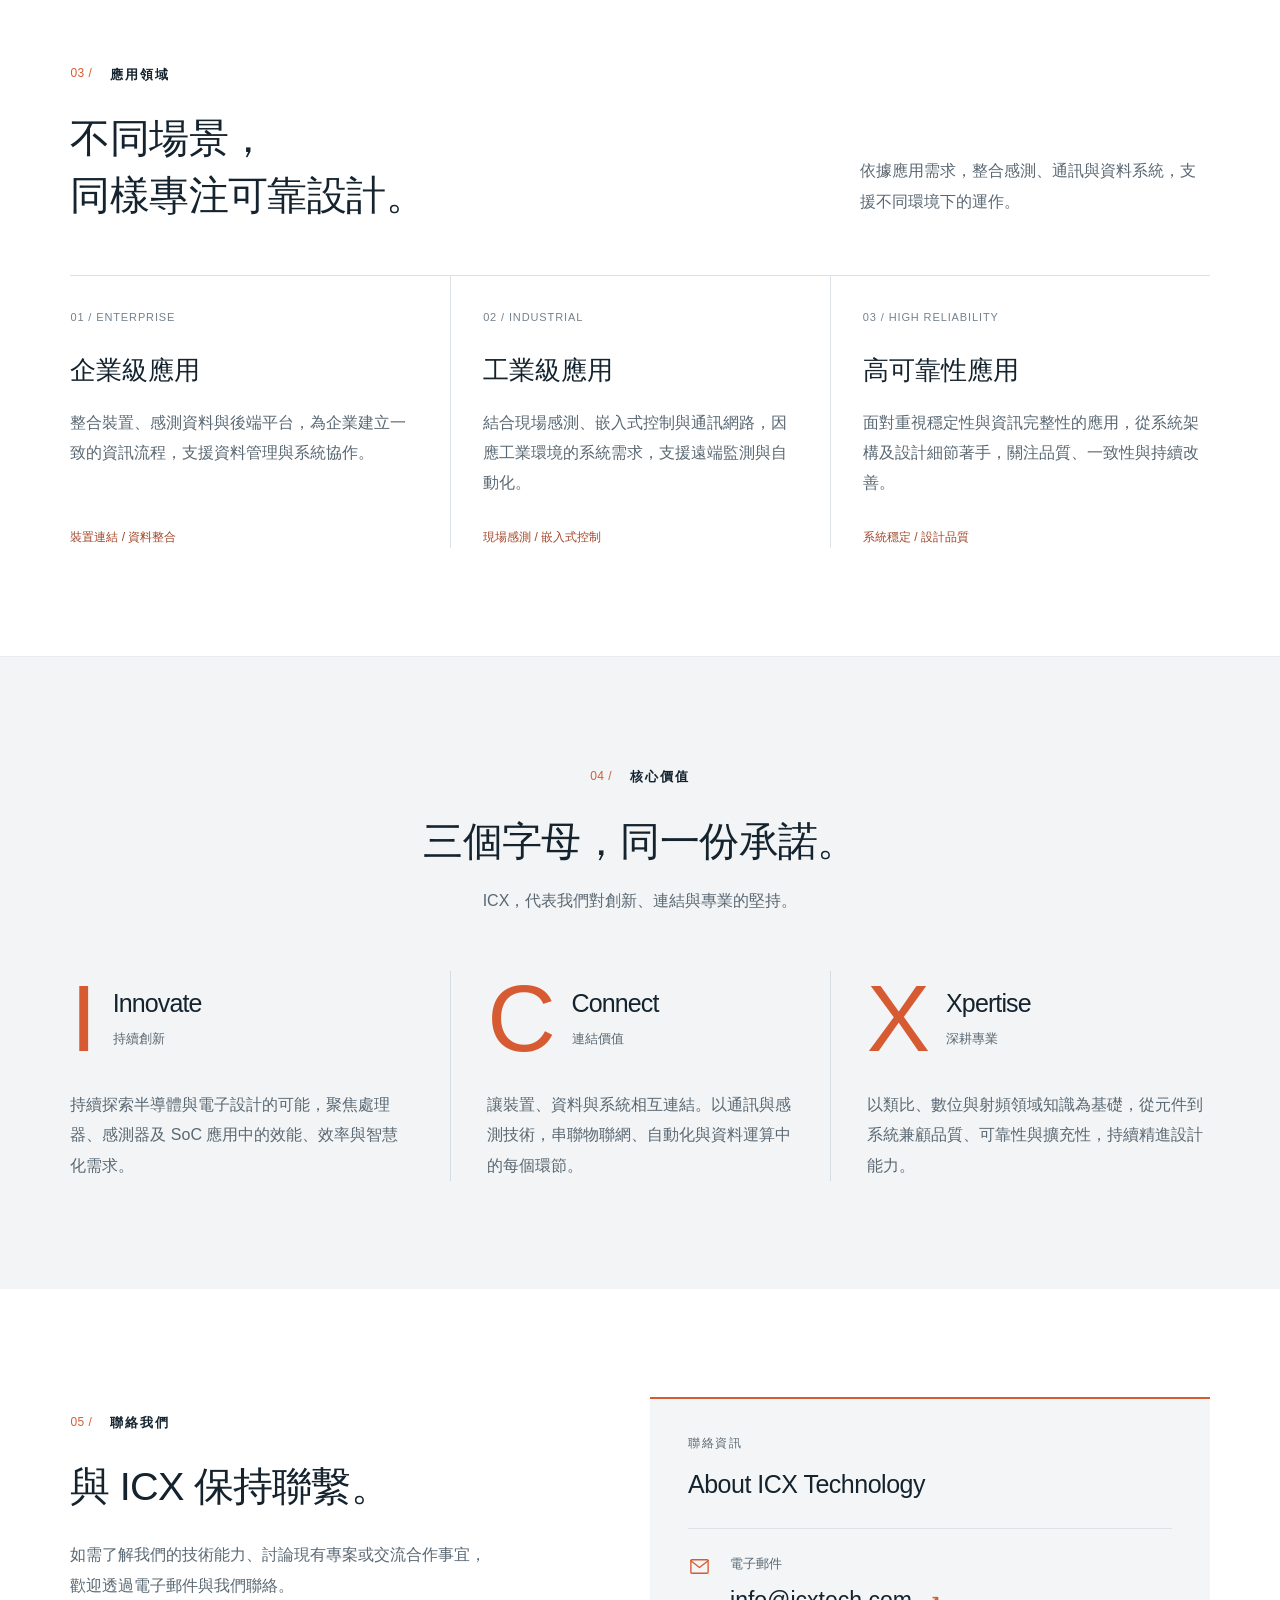
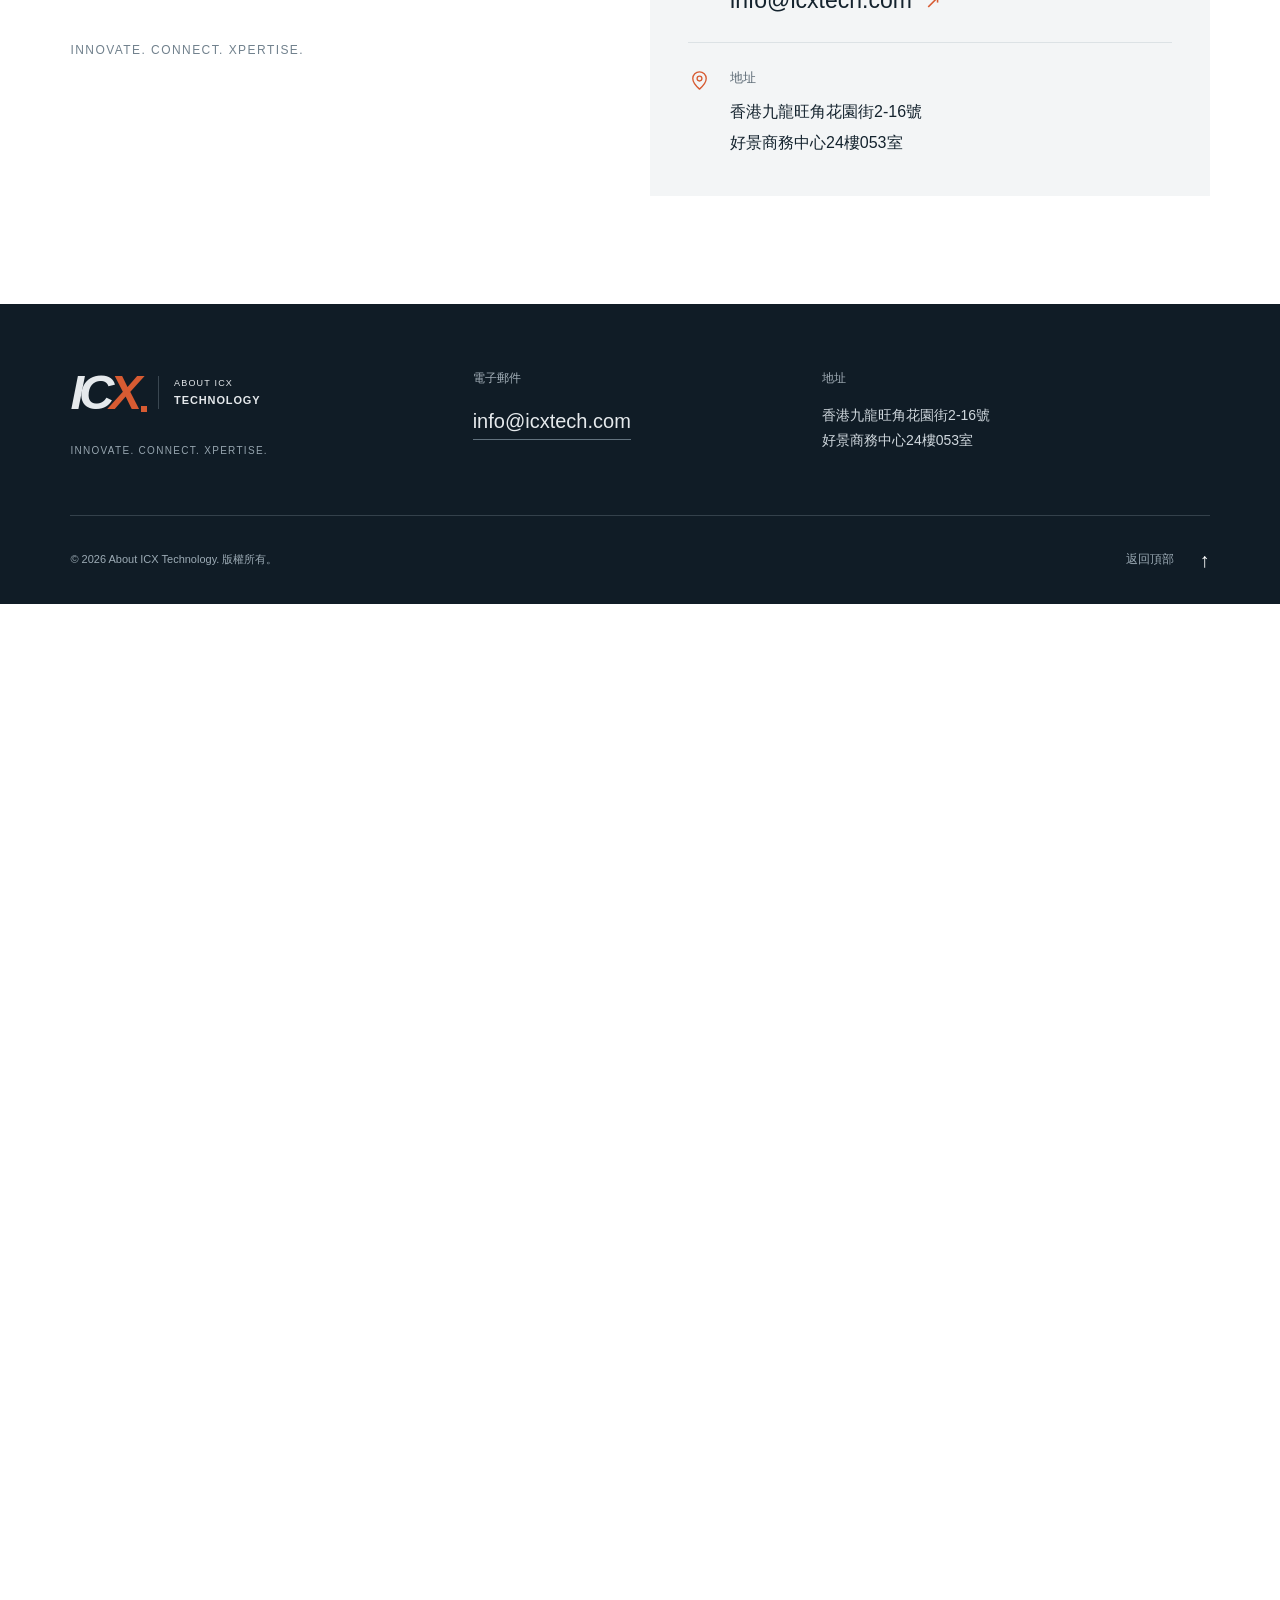
<file: about-zh.html>
<!doctype html>
<html lang="zh-Hant">
<head>
  <meta charset="utf-8">
  <meta name="viewport" content="width=device-width, initial-scale=1">
  <meta http-equiv="refresh" content="0; url=index.html?lang=zh-Hant#about">
  <title>About ICX Technology | 關於我們</title>
  <link rel="stylesheet" href="styles.css">
</head>
<body><main class="container section"><h1>About ICX Technology</h1><p><a href="index.html?lang=zh-Hant#about">前往新版公司簡介 →</a></p></main></body>
</html>
</file>
<file: styles.css>
:root{--ink:#14232e;--muted:#5a6873;--orange:#d75b32;--paper:#fff;--soft:#f3f5f6;--line:#dce2e5;--dark:#101b25;--gutter:clamp(24px,5.5vw,88px);--font:Arial,"PingFang TC","Microsoft JhengHei","Noto Sans TC",sans-serif}
*{box-sizing:border-box}html{scroll-behavior:smooth;scroll-padding-top:98px}body{margin:0;color:var(--ink);background:var(--paper);font-family:var(--font);font-size:16px;line-height:1.8;-webkit-font-smoothing:antialiased}a{color:inherit;text-decoration:none}button{font:inherit}button,a{-webkit-tap-highlight-color:transparent}button{cursor:pointer}img{max-width:100%;display:block}h1,h2,h3,h4,p{margin:0}h1,h2,h3,h4{line-height:1.35;font-weight:500}button:focus-visible,a:focus-visible{outline:2px solid var(--orange);outline-offset:6px}::selection{background:#f3a083;color:#101b25}.container{width:min(100% - var(--gutter)*2,1320px);margin-inline:auto}.section{padding:108px 0;scroll-margin-top:20px}.orange{color:var(--orange)}.eyebrow{font-size:13px;font-weight:600;letter-spacing:.15em;display:flex;align-items:center;gap:18px;margin-bottom:24px}.section-index{color:var(--orange);font-size:12px;font-weight:400;letter-spacing:.04em}.skip-link{position:fixed;z-index:100;top:12px;left:20px;background:white;padding:8px 18px;transform:translateY(-160%)}.skip-link:focus{transform:translateY(0)}
.site-header{position:sticky;top:0;z-index:20;background:rgba(255,255,255,.98);border-bottom:1px solid var(--line)}.header-inner{max-width:1600px;padding:0 var(--gutter);min-height:88px;margin:auto;display:flex;align-items:center;justify-content:space-between;gap:28px}.brand{display:inline-flex;align-items:center;gap:16px;flex-shrink:0;line-height:1}.brand-mark{position:relative;display:block;font-size:49px;font-weight:800;font-style:italic;letter-spacing:-5px;padding-right:5px;line-height:1}.brand-mark span{color:var(--orange)}.brand-mark i{display:block;position:absolute;width:6px;height:6px;background:var(--orange);right:-5px;bottom:5px}.brand-name{font-size:9px;letter-spacing:.13em;line-height:1.65;border-left:1px solid var(--line);padding-left:15px}.brand-name strong{font-size:11px;letter-spacing:.08em}.main-nav{display:flex;gap:30px;align-items:center}.main-nav a{font-size:14px;position:relative;padding:30px 0}.main-nav a::after{content:"";position:absolute;bottom:22px;left:0;right:0;height:2px;background:var(--orange);transform:scaleX(0);transition:transform .2s;transform-origin:left}.main-nav a:hover::after,.main-nav a[aria-current="location"]::after{transform:scaleX(1)}.header-controls{display:flex;align-items:center;gap:18px}.language-switch{display:flex;align-items:center;white-space:nowrap;gap:8px}.language-switch button{border:0;background:transparent;padding:12px 0;font-size:12px;letter-spacing:.03em;color:#71808a;min-height:44px}.language-switch button[aria-pressed=true]{color:var(--ink);font-weight:700}.language-switch>span{color:#bdc4c9;font-size:11px}.menu-toggle{display:none;border:0;background:none;width:38px;height:44px;padding:9px 5px}.menu-toggle span{display:block;width:25px;height:1px;background:var(--ink);margin:7px 0;transition:transform .2s}
.hero{position:relative;isolation:isolate;background:#0b1620;color:#fff;min-height:670px;overflow:hidden;display:flex;flex-direction:column;justify-content:center}.hero-image{position:absolute;z-index:-3;inset:0;width:100%;height:100%;object-fit:cover;object-position:center 56%}.hero-shade{position:absolute;z-index:-2;inset:0;background:linear-gradient(90deg,rgba(8,19,28,.65),rgba(8,19,28,.32) 40%,transparent 76%)}.hero-inner{padding-top:80px;padding-bottom:126px}.hero .eyebrow{font-size:12px;letter-spacing:.19em;margin-bottom:33px}.accent-rule{display:block;height:2px;width:30px;background:#ef7b50}.hero h1{font-size:clamp(42px,4.7vw,69px);letter-spacing:.01em;font-weight:500;line-height:1.36}.hero-accent{color:#ed916b}.hero-description{max-width:475px;font-size:16px;line-height:1.95;color:#c6cdd3;margin-top:26px;margin-bottom:35px}.button{display:inline-flex;min-height:52px;padding:11px 22px;align-items:center;justify-content:space-between;gap:46px;font-size:14px;transition:background .2s,color .2s}.button-light{background:#fff;color:var(--ink)}.button-light:hover{background:#ee926e}.button>span:last-child{font-size:22px;line-height:1}.hero-bottom{position:absolute;bottom:27px;left:0;right:0;display:flex;align-items:center;justify-content:space-between;font-size:11px;letter-spacing:.15em;color:#b1bec8}.hero-bottom a{display:flex;align-items:center;gap:28px;font-size:12px;letter-spacing:.04em;min-height:44px}.hero-bottom a span:last-child{font-size:20px;color:#fff}.discipline-strip{background:#172631;color:#c8d0d5}.discipline-inner{display:flex;justify-content:space-between;align-items:center;min-height:80px;gap:20px}.discipline-inner>span{font-size:14px;letter-spacing:.12em}.discipline-inner>b{font-weight:300;color:#657c8b;font-size:20px}
.about-grid{display:grid;grid-template-columns:1fr 1.06fr;gap:90px}.section-intro h2{font-size:clamp(32px,3.2vw,48px);line-height:1.2;letter-spacing:-.035em}.since{margin-top:54px;display:flex;align-items:center;gap:24px}.since>span{font-size:57px;letter-spacing:-.06em;line-height:1;font-weight:400}.since p{border-left:1px solid var(--line);padding-left:24px;font-size:13px;line-height:1.7;color:var(--muted)}.about-content{padding-top:43px}.about-content h3{font-size:27px;line-height:1.55;letter-spacing:.03em;margin-bottom:24px}.about-content p{color:var(--muted);font-size:15px;line-height:1.95;margin-top:16px}.about-note{margin-top:30px;padding-top:19px;border-top:1px solid var(--line);display:flex;gap:16px;align-items:center;font-size:14px}.mini-cross{color:var(--orange);font-size:25px;line-height:1}
.site-footer{background:#101c26;color:#e5e9ec}.footer-main{padding-top:64px;padding-bottom:55px;display:grid;grid-template-columns:1fr .85fr 1.1fr;gap:50px}.brand-footer .brand-name{border-color:#3a4751}.footer-tagline{font-size:10px;letter-spacing:.13em;color:#96a5af;margin-top:23px}.footer-label{color:#a4b0b9;font-size:12px;margin-bottom:13px}.footer-email{font-size:20px;border-bottom:1px solid #62727e;padding-bottom:7px}.footer-email:hover{color:#f19b76}address{font-style:normal;font-size:14px;line-height:1.85;color:#d0d8de}.footer-bottom{padding:22px 0;display:flex;align-items:center;justify-content:space-between;border-top:1px solid #34414b;gap:24px;color:#9cabb5;font-size:11px}.footer-bottom a{display:flex;align-items:center;gap:26px;min-height:44px;font-size:12px}.footer-bottom a span:last-child{font-size:20px;color:#fff}
html[lang=en] .hero h1{font-size:clamp(42px,4.7vw,68px);line-height:1.14;letter-spacing:-.035em}html[lang=en] .hero-description{line-height:1.8;max-width:455px}html[lang=en] .main-nav{gap:24px}html[lang=en] .about-content h3{letter-spacing:-.02em}
@media(min-width:1700px){.hero{min-height:740px}.hero-image{object-position:center 53%}}
@media(max-width:1150px){.header-inner{gap:20px}.brand-name{display:none}.main-nav{gap:23px}.about-grid{gap:55px}.footer-main{gap:30px}.hero{min-height:630px}}
@media(max-width:800px){:root{--gutter:28px}.header-inner{min-height:76px}.brand-name{display:block}.brand-mark{font-size:42px}.brand-name{font-size:8px;padding-left:12px}.brand-name strong{font-size:9px}.brand{gap:13px}.menu-toggle{display:block}.main-nav{display:none;position:absolute;left:0;top:100%;width:100%;padding:18px var(--gutter) 28px;background:#fff;border-bottom:1px solid var(--line);box-shadow:0 15px 25px #101b2510;gap:0}.main-nav.is-open{display:flex;flex-direction:column;align-items:stretch}.main-nav a{padding:12px 0;font-size:16px;border-bottom:1px solid var(--line)}.main-nav a::after{display:none}.menu-toggle[aria-expanded=true] span:first-child{transform:translateY(4px) rotate(45deg)}.menu-toggle[aria-expanded=true] span:last-child{transform:translateY(-4px) rotate(-45deg)}.hero{min-height:660px}.hero-image{object-position:62% center}.hero-shade{background:linear-gradient(90deg,#091720d9,#09172080 70%,#09172040)}.hero-inner{padding-top:80px;padding-bottom:125px}.hero h1{font-size:52px}.hero-description{max-width:430px}.hero-bottom{font-size:10px}.discipline-inner{min-height:74px;gap:14px}.discipline-inner>span{font-size:12px;letter-spacing:.06em}.section{padding:76px 0}.about-grid{grid-template-columns:1fr;gap:30px}.section-intro h2{font-size:43px}.since{margin-top:27px}.since>span{font-size:47px}.about-content{padding-top:6px}.about-content h3{font-size:26px}.about-content p{font-size:16px}.footer-main{grid-template-columns:1fr 1fr;gap:40px}.footer-main>div:first-child{grid-column:1/-1}.footer-bottom{align-items:flex-start}.footer-bottom p{max-width:250px}.footer-bottom a{white-space:nowrap}}
@media(max-width:480px){:root{--gutter:22px}.header-inner{min-height:70px;gap:12px}.brand-name{display:none}.header-controls{gap:13px}.language-switch{gap:8px}.language-switch button{font-size:11px}.brand-mark{font-size:44px}.hero{min-height:620px}.hero-inner{padding-top:58px;padding-bottom:110px}.hero h1{font-size:clamp(33px,9.6vw,46px);line-height:1.4;letter-spacing:0}.hero .eyebrow{font-size:10px;gap:13px;margin-bottom:24px;letter-spacing:.12em}.hero-description{font-size:15px;max-width:325px;margin-top:21px;margin-bottom:28px;line-height:1.9}.hero-image{object-position:64% center;opacity:.72}.hero-bottom{font-size:8px;letter-spacing:.08em;bottom:20px}.hero-bottom a{font-size:11px;gap:14px}.button{min-height:50px}.discipline-inner{display:grid;grid-template-columns:1fr 1fr;gap:12px 20px;padding-block:22px}.discipline-inner>b{display:none}.discipline-inner>span{font-size:13px;border-left:1px solid #516573;padding-left:14px}.section{padding:62px 0}.eyebrow{margin-bottom:21px;font-size:12px}.section-intro h2{font-size:38px}.about-content h3{font-size:25px}.footer-main{grid-template-columns:1fr;gap:34px;padding:46px 0}.footer-main>div:first-child{grid-column:auto}.footer-bottom{font-size:10px;gap:15px}.footer-bottom a{gap:14px}.footer-bottom p{max-width:205px}html[lang=en] .hero h1{font-size:clamp(37px,10.4vw,49px);line-height:1.16}html[lang=en] .hero-description{font-size:15px;line-height:1.75}html[lang=en] .hero-bottom>span{max-width:195px}html[lang=en] .discipline-inner>span{font-size:12px}}
.section-heading{display:flex;justify-content:space-between;align-items:flex-end;gap:65px;margin-bottom:50px}.section-heading h2,.values-heading h2{font-size:clamp(31px,3.1vw,44px);line-height:1.45;letter-spacing:-.015em}.section-description{max-width:350px;color:var(--muted);font-size:16px;line-height:1.9;padding-bottom:8px}.expertise-section{background:var(--soft)}.expertise-grid{display:grid;grid-template-columns:1fr 1fr;border-top:1px solid var(--line);border-left:1px solid var(--line)}.expertise-card{padding:34px 38px 35px;border-right:1px solid var(--line);border-bottom:1px solid var(--line);background:#fff;transition:background .2s;display:flex;flex-direction:column}.expertise-card:hover{background:#fbfcfc}.card-top{display:flex;justify-content:space-between;align-items:center;gap:16px;margin-bottom:28px}.card-number{color:var(--orange);font-size:29px;font-weight:400;letter-spacing:-.04em}.tech-label{font-size:11px;letter-spacing:.09em;color:#72808b}.expertise-card h3{font-size:24px;margin-bottom:16px}.expertise-card>p{color:var(--muted);font-size:16px;line-height:1.9;max-width:510px;flex-grow:1}.tags{display:flex;gap:7px 10px;flex-wrap:wrap;list-style:none;padding:22px 0 0;margin:0}.tags li{padding:3px 10px;background:#f0f3f5;color:#546572;font-size:12px;line-height:1.7}
.system-section{background:#13232f;color:#fff;padding:75px 0 34px}.system-heading h2{font-size:clamp(28px,3vw,40px);line-height:1.45;margin-bottom:15px}.system-heading>p:last-child{color:#9fb0bc;font-size:16px}.system-heading .eyebrow{font-size:12px;color:#b2c0ca;margin-bottom:21px}.system-flow{list-style:none;display:grid;grid-template-columns:repeat(4,1fr);margin:50px 0 0;padding:0;border:1px solid #3a4b57}.system-flow li{position:relative;padding:33px 24px 32px;text-align:center;min-width:0}.system-flow li+li{border-left:1px solid #3a4b57}.flow-number{position:absolute;left:16px;top:10px;font-size:11px;color:#8c9fab}.flow-symbol{width:45px;height:45px;margin:0 auto 22px;color:#e9a180}.flow-symbol svg{width:100%;height:100%;fill:none;stroke:currentColor;stroke-width:1.2;stroke-linecap:round;stroke-linejoin:round}.system-flow h3{font-size:18px;margin-bottom:9px}.system-flow p{font-size:12px;color:#a9bac5}.flow-arrow{position:absolute;right:-15px;top:calc(50% - 15px);height:30px;width:30px;z-index:1;background:#13232f;font-size:21px;line-height:30px;color:#df9677}.system-caption{font-size:12px;color:#9cb0be;display:flex;align-items:center;gap:11px;padding-top:23px}.system-caption>span:first-child{font-size:19px;color:#e69c79}
.applications-grid{display:grid;grid-template-columns:repeat(3,1fr);border-top:1px solid var(--line);margin-top:5px}.application{padding:32px 32px 0 0;display:flex;flex-direction:column}.application+.application{padding-left:32px;border-left:1px solid var(--line)}.application:last-child{padding-right:0}.application-code{font-size:11px;letter-spacing:.08em;color:#74828e;display:block;margin-bottom:26px}.application h3{font-size:26px;line-height:1.3;margin-bottom:20px}.application>p:not(.application-focus){font-size:16px;line-height:1.9;color:var(--muted);flex-grow:1}.application .application-focus{font-size:12px;margin-top:28px;color:#a24628}
.values-section{background:#f2f4f5;border-top:1px solid #e8ecee}.values-heading{text-align:center}.values-heading .eyebrow{justify-content:center}.values-heading>p:last-child{color:var(--muted);font-size:16px;margin-top:17px}.values-grid{display:grid;grid-template-columns:repeat(3,1fr);margin-top:55px}.value{padding:0 36px}.value:first-child{padding-left:0}.value:last-child{padding-right:0}.value+.value{border-left:1px solid #d5dde2}.value-title{display:flex;align-items:center;gap:22px;margin-bottom:24px}.value-letter{font-size:95px;line-height:1;font-weight:500;letter-spacing:-.065em;color:var(--orange)}.value-title h3{font-size:25px;letter-spacing:-.035em}.value-title p{font-size:13px;color:var(--muted);margin-top:6px}.value>p{color:var(--muted);font-size:16px;line-height:1.9}.about-content p{font-size:16px}.language-switch button{font-size:13px}
html[lang=en] .section-heading h2{font-size:clamp(30px,3vw,42px);letter-spacing:-.04em;line-height:1.25}html[lang=en] .section-heading>div{max-width:710px}html[lang=en] .expertise-card h3{font-size:25px;letter-spacing:-.025em}html[lang=en] .system-flow h3{font-size:17px}html[lang=en] .application h3{letter-spacing:-.03em}html[lang=en] .hero-inner{padding-top:94px;padding-bottom:135px}
@media(max-width:1150px){.section-heading{gap:45px}.section-description{max-width:300px}.expertise-card{padding:27px 28px}.value{padding:0 25px}.value-title{gap:16px}.value-letter{font-size:82px}.value-title h3{font-size:24px}.system-flow li{padding-inline:16px}.application{padding-right:25px}.application+.application{padding-left:25px}html[lang=en] .hero h1{font-size:57px}}
@media(max-width:800px){.section-heading{display:block;margin-bottom:33px}.section-description{max-width:570px;margin-top:21px}.section-heading h2,.values-heading h2{font-size:35px}.expertise-card{padding:25px}.expertise-card h3{font-size:23px}.tech-label{font-size:9px;letter-spacing:.04em}.card-top{margin-bottom:20px}.system-section{padding-top:62px}.system-flow{grid-template-columns:1fr 1fr;gap:0}.system-flow li:nth-child(3){border-left:0}.system-flow li:nth-child(n+3){border-top:1px solid #3a4b57}.system-flow li:nth-child(2) .flow-arrow{display:none}.applications-grid{grid-template-columns:1fr}.application,.application+.application,.application:last-child{padding:30px 0;border:0;border-bottom:1px solid var(--line)}.application-code{margin-bottom:17px}.application h3{font-size:26px;margin-bottom:15px}.application .application-focus{margin-top:19px}.values-heading{text-align:left}.values-heading .eyebrow{justify-content:flex-start}.values-grid{grid-template-columns:1fr;margin-top:38px}.value,.value:first-child,.value:last-child{padding:27px 0;display:grid;grid-template-columns:240px 1fr;gap:28px}.value+.value{border-left:0;border-top:1px solid var(--line)}.value-title{margin:0;align-self:start}.value-letter{font-size:82px}.value>p{padding-top:3px}.system-caption{font-size:11px}html[lang=en] .section-heading h2{font-size:36px}html[lang=en] .hero h1{font-size:51px}}
@media(max-width:540px){.expertise-grid{grid-template-columns:1fr}.tech-label{font-size:10px}.expertise-card{padding:25px 24px 29px}.expertise-card h3{font-size:23px}.section-heading h2,.values-heading h2{font-size:31px}.section-description{font-size:16px}.system-heading h2{font-size:28px}.system-flow{grid-template-columns:1fr;margin-top:34px}.system-flow li{display:grid;grid-template-columns:47px 1fr;padding:27px 25px 27px 33px;text-align:left;column-gap:22px}.system-flow li+li{border-left:0;border-top:1px solid #3a4b57}.flow-number{left:10px;top:10px;font-size:10px}.flow-symbol{width:37px;height:37px;grid-row:1/3;margin:auto 0}.system-flow h3{margin:0;font-size:18px}.system-flow p{margin-top:4px;font-size:12px}.flow-arrow,.system-flow li:nth-child(2) .flow-arrow{display:block;right:23px;top:auto;bottom:-16px;transform:rotate(90deg);text-align:center}.system-caption{align-items:flex-start;line-height:1.7}.system-caption>span:first-child{line-height:1}.value,.value:first-child,.value:last-child{display:block}.value-title{margin-bottom:19px}.value-letter{width:66px}.value>p{padding-top:0}.values-grid{margin-top:23px}.values-heading>p:last-child{font-size:15px}.language-switch button{font-size:12px}html[lang=en] .hero h1{font-size:clamp(34px,9vw,47px)}html[lang=en] .hero-inner{padding-top:57px;padding-bottom:112px}html[lang=en] .expertise-card h3{font-size:24px}html[lang=en] .section-heading h2{font-size:31px}}
/* Contact information: a static, bilingual section using the existing design system. */
.contact-grid{display:grid;grid-template-columns:1fr 1.12fr;gap:80px;align-items:start}
.contact-intro{padding-top:14px}
.contact-intro h2{font-size:clamp(31px,3.1vw,44px);line-height:1.4;letter-spacing:-.02em}
.contact-description{max-width:425px;color:var(--muted);font-size:16px;line-height:1.95;margin-top:25px}
.contact-signature{font-size:12px;letter-spacing:.12em;color:#71818d;margin-top:38px}
.contact-details{background:var(--soft);border-top:2px solid var(--orange);padding:34px 38px 38px;min-width:0}
.contact-kicker{color:var(--muted);font-size:12px;letter-spacing:.13em;margin-bottom:13px}
.contact-details h3{font-size:25px;letter-spacing:-.02em;margin-bottom:26px}
.contact-row{display:flex;align-items:flex-start;gap:19px;border-top:1px solid var(--line);padding-top:23px;margin-top:24px}
.contact-row>div{min-width:0}
.contact-icon{color:var(--orange);width:23px;height:23px;flex:0 0 23px;margin-top:3px}
.contact-icon svg{width:100%;height:100%;fill:none;stroke:currentColor;stroke-width:1.4;stroke-linecap:round;stroke-linejoin:round}
.contact-label{color:var(--muted);font-size:13px;margin-bottom:8px}
.contact-email{display:inline-block;font-size:23px;line-height:1.5;overflow-wrap:anywhere}
.contact-email span{color:var(--orange);font-size:19px;margin-left:8px;white-space:nowrap}
.contact-email:hover{color:var(--orange)}
.contact-details address{font-size:16px;color:var(--ink);line-height:1.9;overflow-wrap:break-word}
html[lang=en] .contact-intro h2{letter-spacing:-.04em}
@media(min-width:801px) and (max-width:1150px){.main-nav,html[lang=en] .main-nav{gap:19px}.main-nav a{white-space:nowrap}.contact-grid{gap:40px}.contact-details{padding:29px}}
@media(max-width:800px){.contact-grid{grid-template-columns:1fr;gap:33px}.contact-intro{padding-top:0}.contact-intro h2{font-size:35px}.contact-description{max-width:570px}.contact-signature{margin-top:25px}}
@media(max-width:480px){.contact-intro h2{font-size:31px}.contact-details{padding:26px 22px 30px}.contact-details h3{font-size:22px}.contact-row{gap:14px}.contact-email{font-size:20px}.contact-email span{margin-left:3px}.contact-details address{font-size:15px}.contact-signature{font-size:11px}}
@media(prefers-reduced-motion:reduce){html{scroll-behavior:auto}*,*::before,*::after{animation:none!important;transition:none!important}}
</file>
